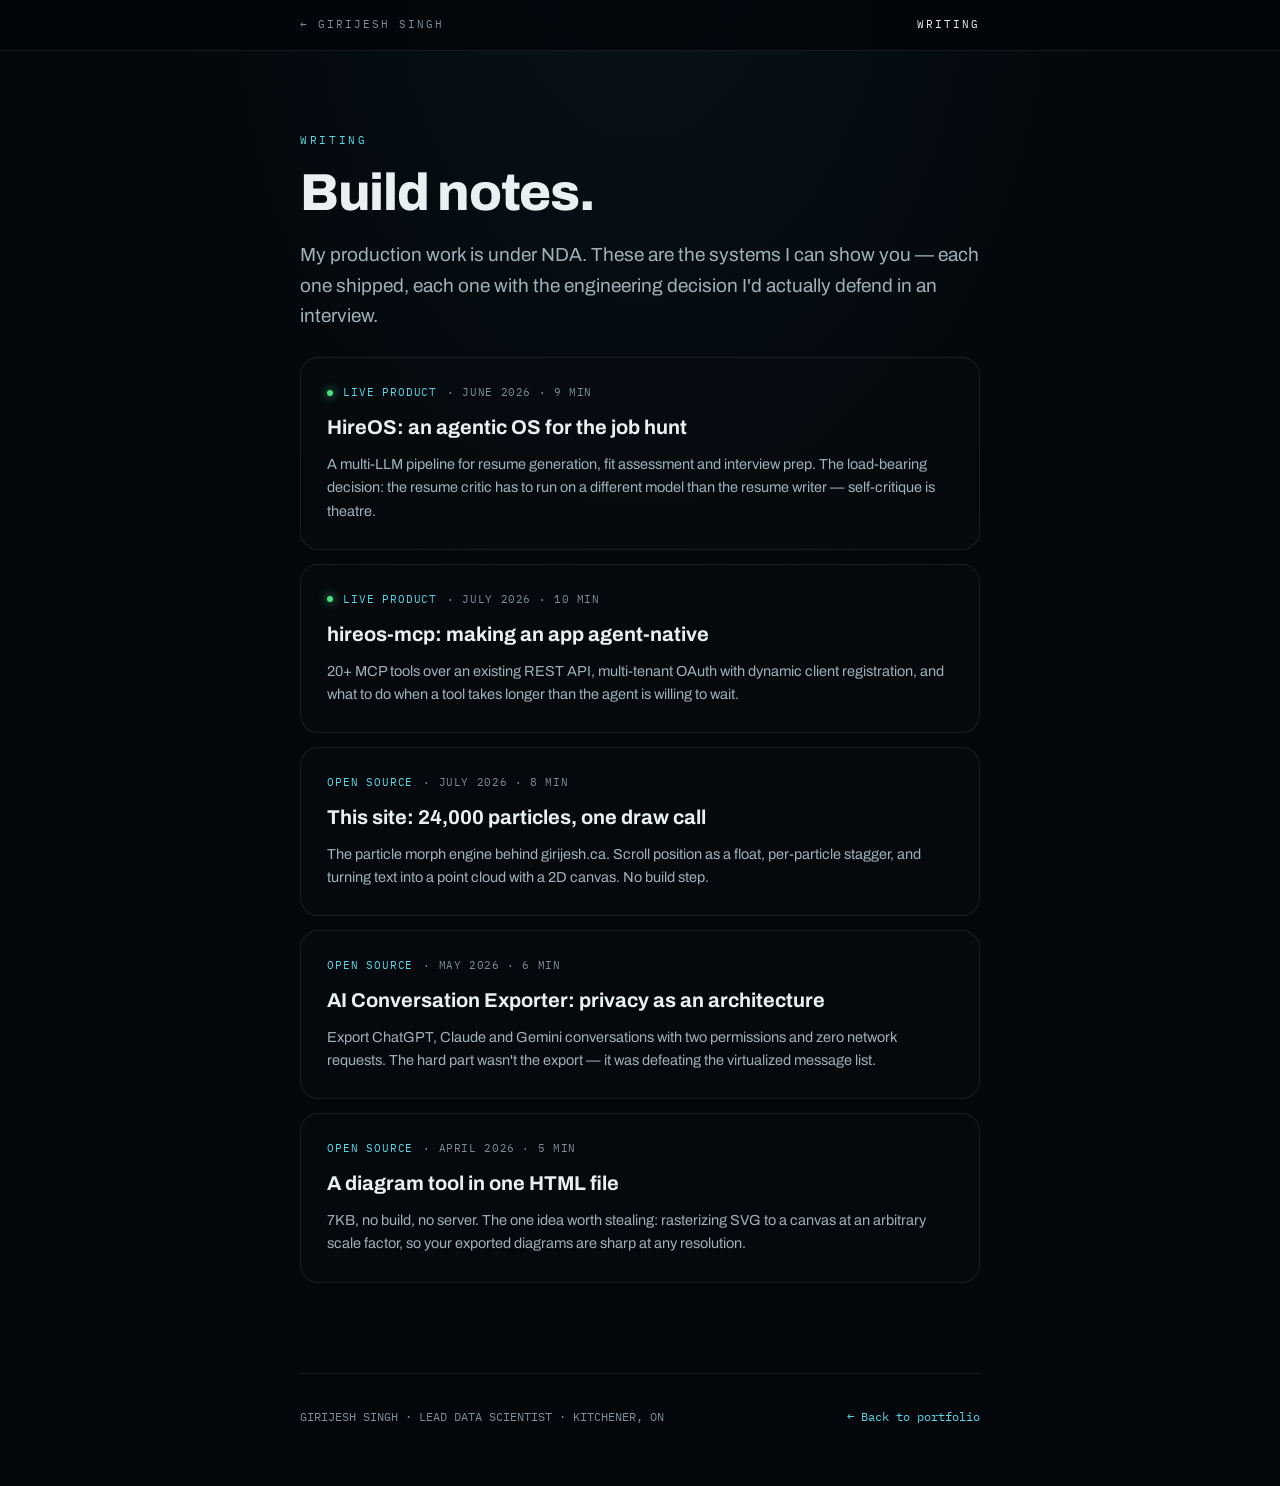
<file: blog/index.html>
<!DOCTYPE html>
<html lang="en">
<head>
<meta charset="utf-8">
<meta name="viewport" content="width=device-width, initial-scale=1">
<title>Writing — Girijesh Singh</title>
<meta name="description" content="Build notes on the systems I ship: agentic pipelines, MCP servers, browser-native tools, and the particle engine behind this site.">
<link rel="stylesheet" href="blog.css">
</head>
<body>

<nav class="topbar">
  <div class="wrap">
    <a href="../index.html" class="home">← GIRIJESH SINGH</a>
    <a href="index.html">WRITING</a>
  </div>
</nav>

<div class="wrap">
  <header class="post">
    <p class="kicker">WRITING</p>
    <h1>Build notes.</h1>
    <p class="dek">My production work is under NDA. These are the systems I can show you — each one shipped, each one with the engineering decision I'd actually defend in an interview.</p>
  </header>

  <div class="posts" style="margin-bottom: clamp(60px,10vh,110px);">

    <a class="card" href="hireos.html">
      <div class="row"><span class="live-dot"></span> LIVE PRODUCT <span class="date">· JUNE 2026 · 9 MIN</span></div>
      <h2>HireOS: an agentic OS for the job hunt</h2>
      <p>A multi-LLM pipeline for resume generation, fit assessment and interview prep. The load-bearing decision: the resume critic has to run on a different model than the resume writer — self-critique is theatre.</p>
    </a>

    <a class="card" href="hireos-mcp.html">
      <div class="row"><span class="live-dot"></span> LIVE PRODUCT <span class="date">· JULY 2026 · 10 MIN</span></div>
      <h2>hireos-mcp: making an app agent-native</h2>
      <p>20+ MCP tools over an existing REST API, multi-tenant OAuth with dynamic client registration, and what to do when a tool takes longer than the agent is willing to wait.</p>
    </a>

    <a class="card" href="portfolio.html">
      <div class="row">OPEN SOURCE <span class="date">· JULY 2026 · 8 MIN</span></div>
      <h2>This site: 24,000 particles, one draw call</h2>
      <p>The particle morph engine behind girijesh.ca. Scroll position as a float, per-particle stagger, and turning text into a point cloud with a 2D canvas. No build step.</p>
    </a>

    <a class="card" href="ai-conversation-exporter.html">
      <div class="row">OPEN SOURCE <span class="date">· MAY 2026 · 6 MIN</span></div>
      <h2>AI Conversation Exporter: privacy as an architecture</h2>
      <p>Export ChatGPT, Claude and Gemini conversations with two permissions and zero network requests. The hard part wasn't the export — it was defeating the virtualized message list.</p>
    </a>

    <a class="card" href="mermaid-flow-diagram.html">
      <div class="row">OPEN SOURCE <span class="date">· APRIL 2026 · 5 MIN</span></div>
      <h2>A diagram tool in one HTML file</h2>
      <p>7KB, no build, no server. The one idea worth stealing: rasterizing SVG to a canvas at an arbitrary scale factor, so your exported diagrams are sharp at any resolution.</p>
    </a>

  </div>

  <footer class="post-footer">
    <span>GIRIJESH SINGH · LEAD DATA SCIENTIST · KITCHENER, ON</span>
    <span><a href="../index.html">← Back to portfolio</a></span>
  </footer>
</div>

</body>
</html>
</file>
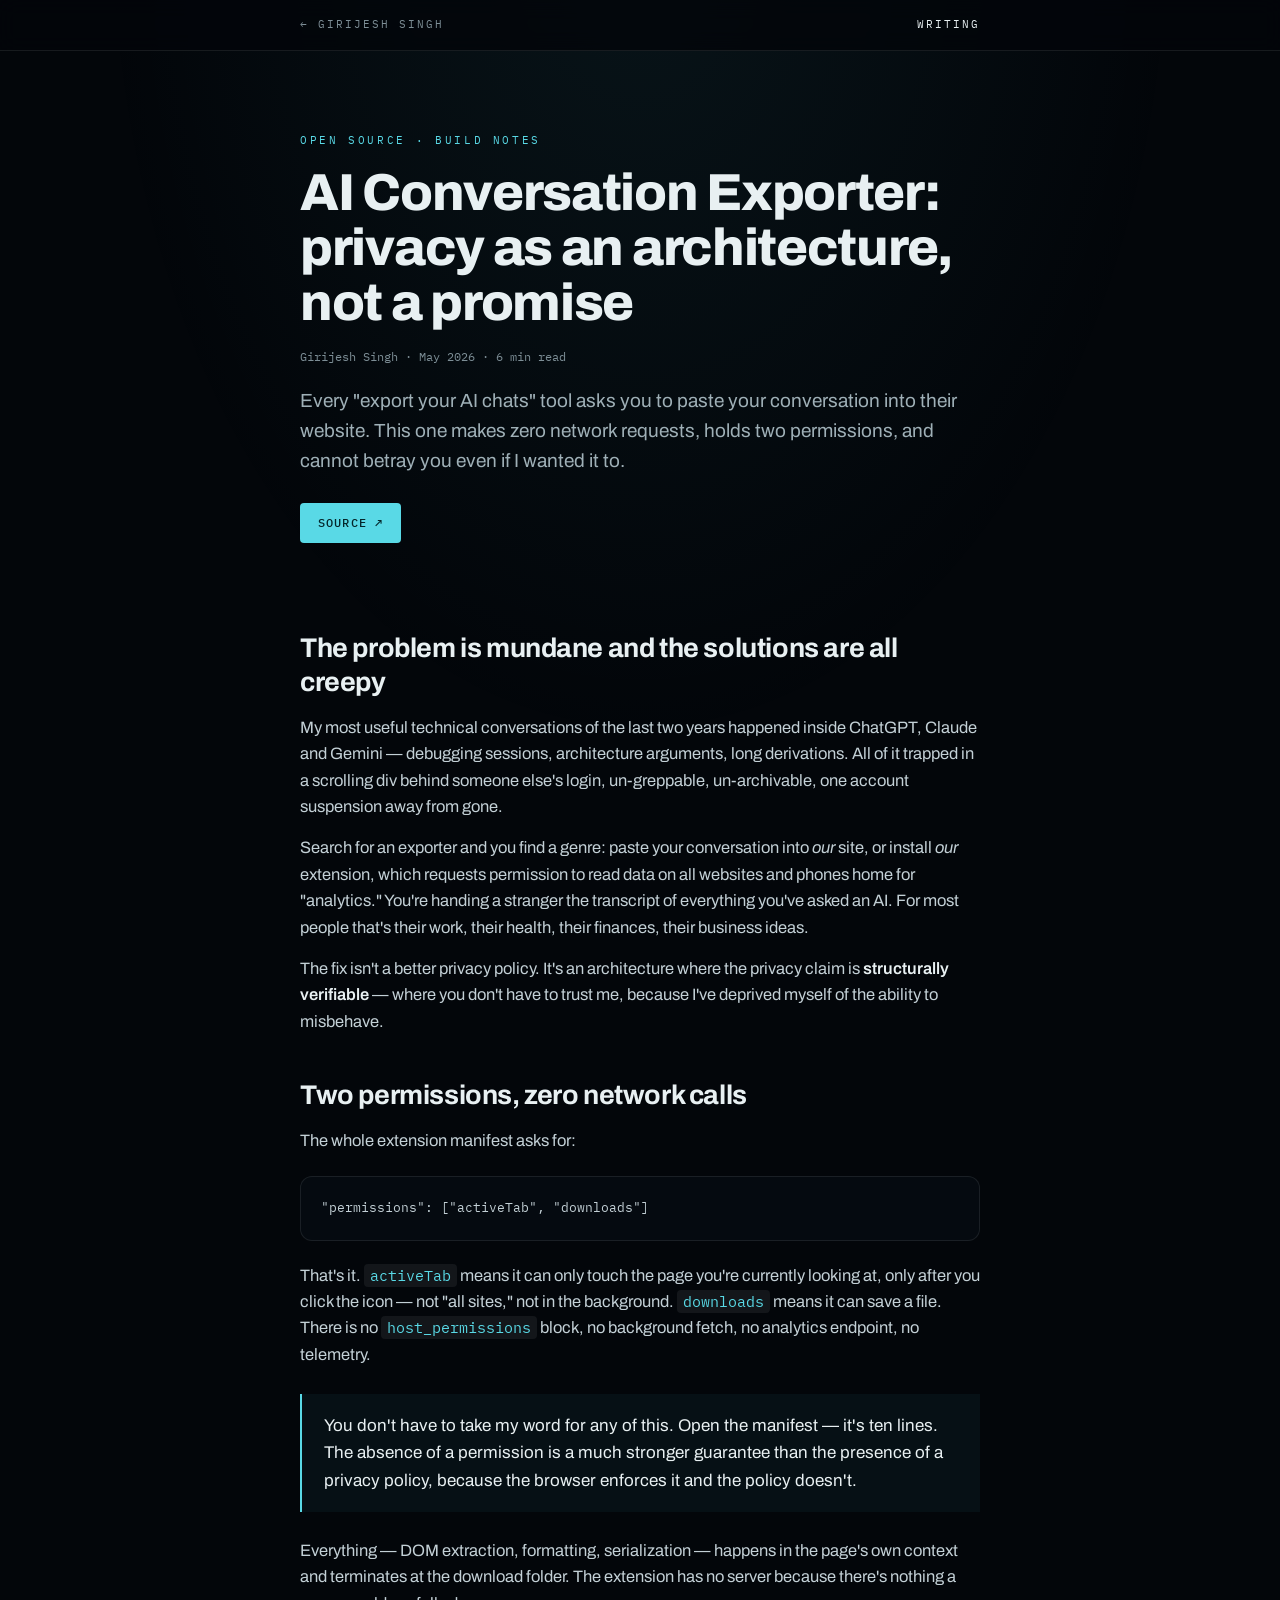
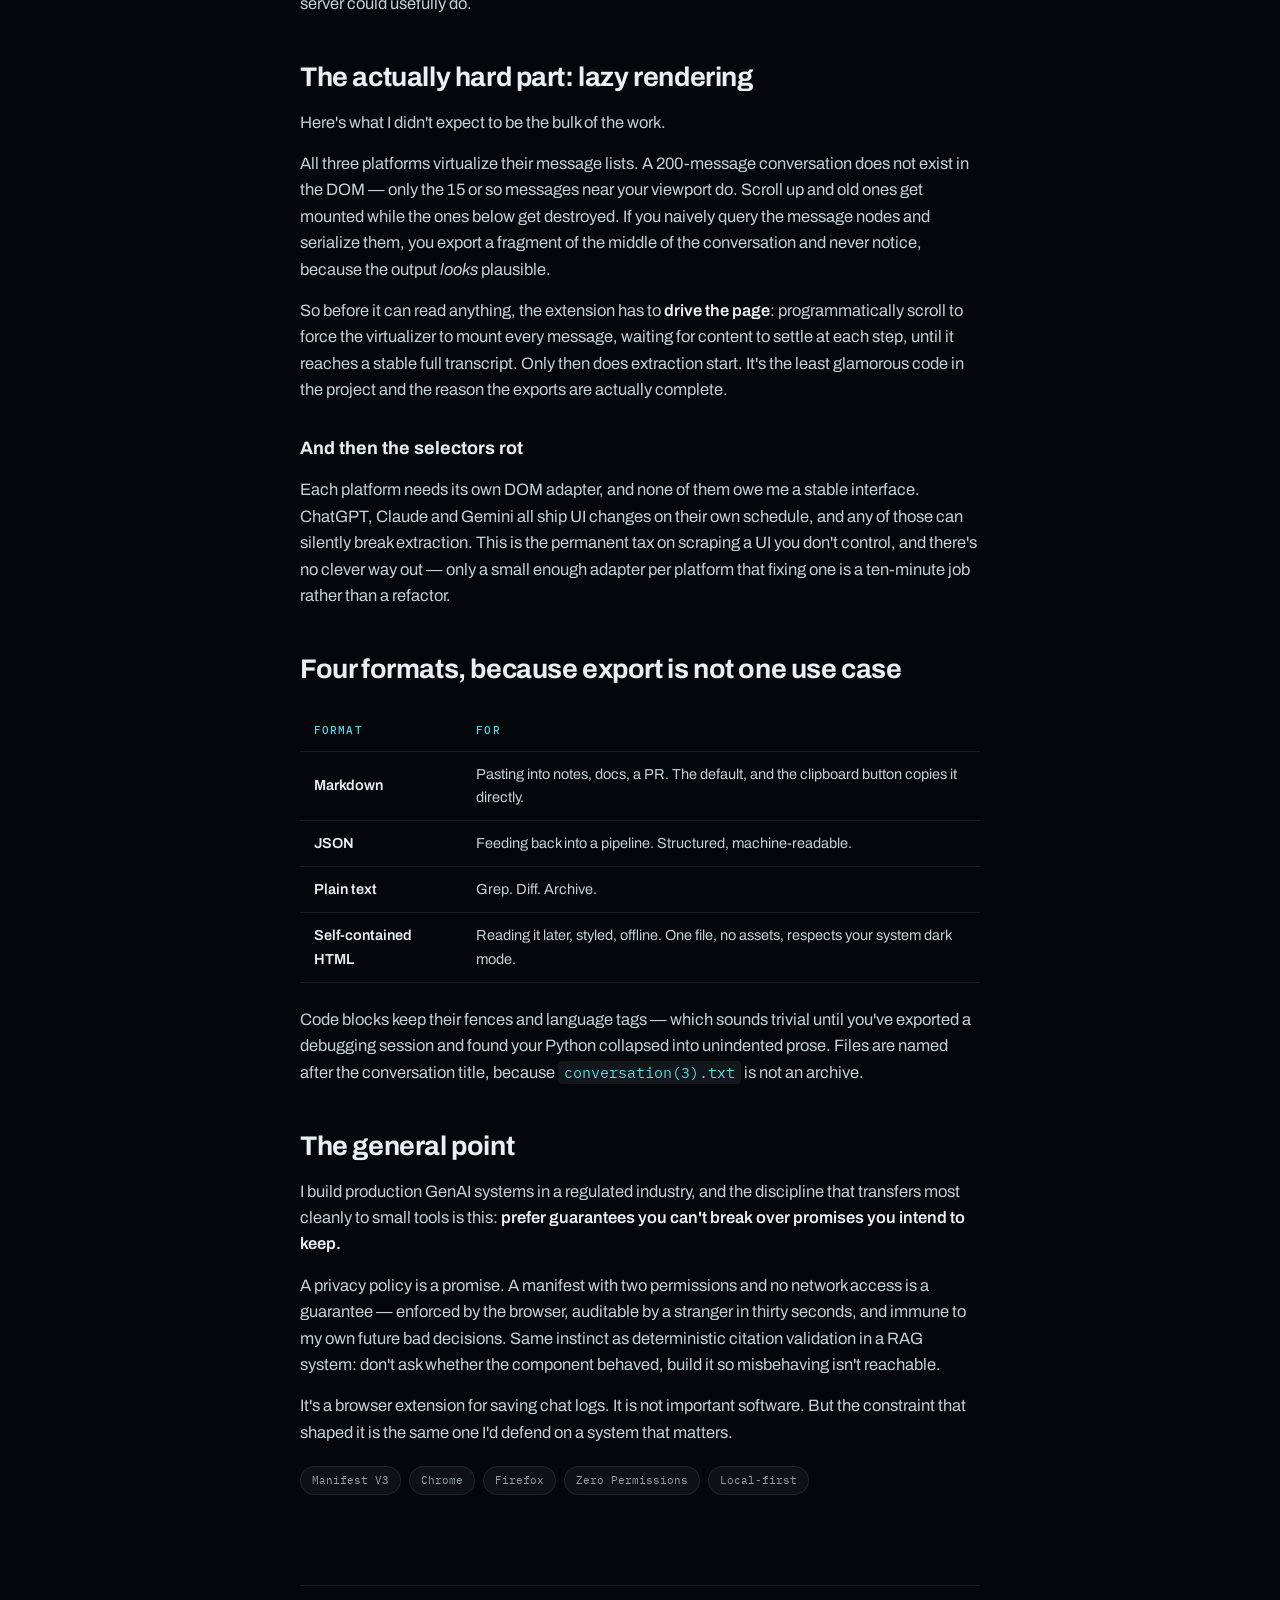
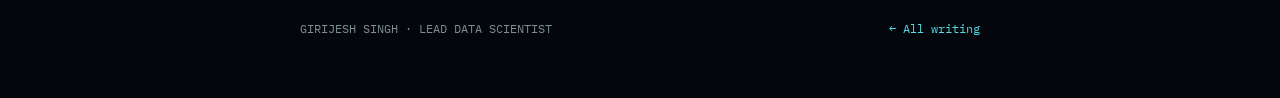
<file: blog/ai-conversation-exporter.html>
<!DOCTYPE html>
<html lang="en">
<head>
<meta charset="utf-8">
<meta name="viewport" content="width=device-width, initial-scale=1">
<title>AI Conversation Exporter — privacy as an architecture | Girijesh Singh</title>
<meta name="description" content="A browser extension that exports ChatGPT, Claude and Gemini conversations with two permissions and zero network requests. Why the hard part was the scrolling.">
<link rel="stylesheet" href="blog.css">
</head>
<body>

<nav class="topbar">
  <div class="wrap">
    <a href="../index.html" class="home">← GIRIJESH SINGH</a>
    <a href="index.html">WRITING</a>
  </div>
</nav>

<div class="wrap">
  <header class="post">
    <p class="kicker">OPEN SOURCE · BUILD NOTES</p>
    <h1>AI Conversation Exporter: privacy as an architecture, not a promise</h1>
    <p class="meta">Girijesh Singh · May 2026 · 6 min read</p>
    <p class="dek">Every "export your AI chats" tool asks you to paste your conversation into their website. This one makes zero network requests, holds two permissions, and cannot betray you even if I wanted it to.</p>
    <div class="links">
      <a class="btn primary" href="https://github.com/girijesh18/ai-conversation-exporter" target="_blank" rel="noopener">SOURCE ↗</a>
    </div>
  </header>

  <article>
    <h2>The problem is mundane and the solutions are all creepy</h2>
    <p>My most useful technical conversations of the last two years happened inside ChatGPT, Claude and Gemini — debugging sessions, architecture arguments, long derivations. All of it trapped in a scrolling div behind someone else's login, un-greppable, un-archivable, one account suspension away from gone.</p>
    <p>Search for an exporter and you find a genre: paste your conversation into <em>our</em> site, or install <em>our</em> extension, which requests permission to read data on all websites and phones home for "analytics." You're handing a stranger the transcript of everything you've asked an AI. For most people that's their work, their health, their finances, their business ideas.</p>
    <p>The fix isn't a better privacy policy. It's an architecture where the privacy claim is <strong>structurally verifiable</strong> — where you don't have to trust me, because I've deprived myself of the ability to misbehave.</p>

    <h2>Two permissions, zero network calls</h2>
    <p>The whole extension manifest asks for:</p>
    <pre><code>"permissions": ["activeTab", "downloads"]</code></pre>
    <p>That's it. <code>activeTab</code> means it can only touch the page you're currently looking at, only after you click the icon — not "all sites," not in the background. <code>downloads</code> means it can save a file. There is no <code>host_permissions</code> block, no background fetch, no analytics endpoint, no telemetry.</p>
    <blockquote>You don't have to take my word for any of this. Open the manifest — it's ten lines. The absence of a permission is a much stronger guarantee than the presence of a privacy policy, because the browser enforces it and the policy doesn't.</blockquote>
    <p>Everything — DOM extraction, formatting, serialization — happens in the page's own context and terminates at the download folder. The extension has no server because there's nothing a server could usefully do.</p>

    <h2>The actually hard part: lazy rendering</h2>
    <p>Here's what I didn't expect to be the bulk of the work.</p>
    <p>All three platforms virtualize their message lists. A 200-message conversation does not exist in the DOM — only the 15 or so messages near your viewport do. Scroll up and old ones get mounted while the ones below get destroyed. If you naively query the message nodes and serialize them, you export a fragment of the middle of the conversation and never notice, because the output <em>looks</em> plausible.</p>
    <p>So before it can read anything, the extension has to <strong>drive the page</strong>: programmatically scroll to force the virtualizer to mount every message, waiting for content to settle at each step, until it reaches a stable full transcript. Only then does extraction start. It's the least glamorous code in the project and the reason the exports are actually complete.</p>

    <h3>And then the selectors rot</h3>
    <p>Each platform needs its own DOM adapter, and none of them owe me a stable interface. ChatGPT, Claude and Gemini all ship UI changes on their own schedule, and any of those can silently break extraction. This is the permanent tax on scraping a UI you don't control, and there's no clever way out — only a small enough adapter per platform that fixing one is a ten-minute job rather than a refactor.</p>

    <h2>Four formats, because export is not one use case</h2>
    <table>
      <thead><tr><th>Format</th><th>For</th></tr></thead>
      <tbody>
        <tr><td><strong>Markdown</strong></td><td>Pasting into notes, docs, a PR. The default, and the clipboard button copies it directly.</td></tr>
        <tr><td><strong>JSON</strong></td><td>Feeding back into a pipeline. Structured, machine-readable.</td></tr>
        <tr><td><strong>Plain text</strong></td><td>Grep. Diff. Archive.</td></tr>
        <tr><td><strong>Self-contained HTML</strong></td><td>Reading it later, styled, offline. One file, no assets, respects your system dark mode.</td></tr>
      </tbody>
    </table>
    <p>Code blocks keep their fences and language tags — which sounds trivial until you've exported a debugging session and found your Python collapsed into unindented prose. Files are named after the conversation title, because <code>conversation(3).txt</code> is not an archive.</p>

    <h2>The general point</h2>
    <p>I build production GenAI systems in a regulated industry, and the discipline that transfers most cleanly to small tools is this: <strong>prefer guarantees you can't break over promises you intend to keep.</strong></p>
    <p>A privacy policy is a promise. A manifest with two permissions and no network access is a guarantee — enforced by the browser, auditable by a stranger in thirty seconds, and immune to my own future bad decisions. Same instinct as deterministic citation validation in a RAG system: don't ask whether the component behaved, build it so misbehaving isn't reachable.</p>
    <p>It's a browser extension for saving chat logs. It is not important software. But the constraint that shaped it is the same one I'd defend on a system that matters.</p>

    <div class="tags">
      <span>Manifest V3</span><span>Chrome</span><span>Firefox</span><span>Zero Permissions</span><span>Local-first</span>
    </div>
  </article>

  <footer class="post-footer">
    <span>GIRIJESH SINGH · LEAD DATA SCIENTIST</span>
    <span><a href="index.html">← All writing</a></span>
  </footer>
</div>

</body>
</html>
</file>
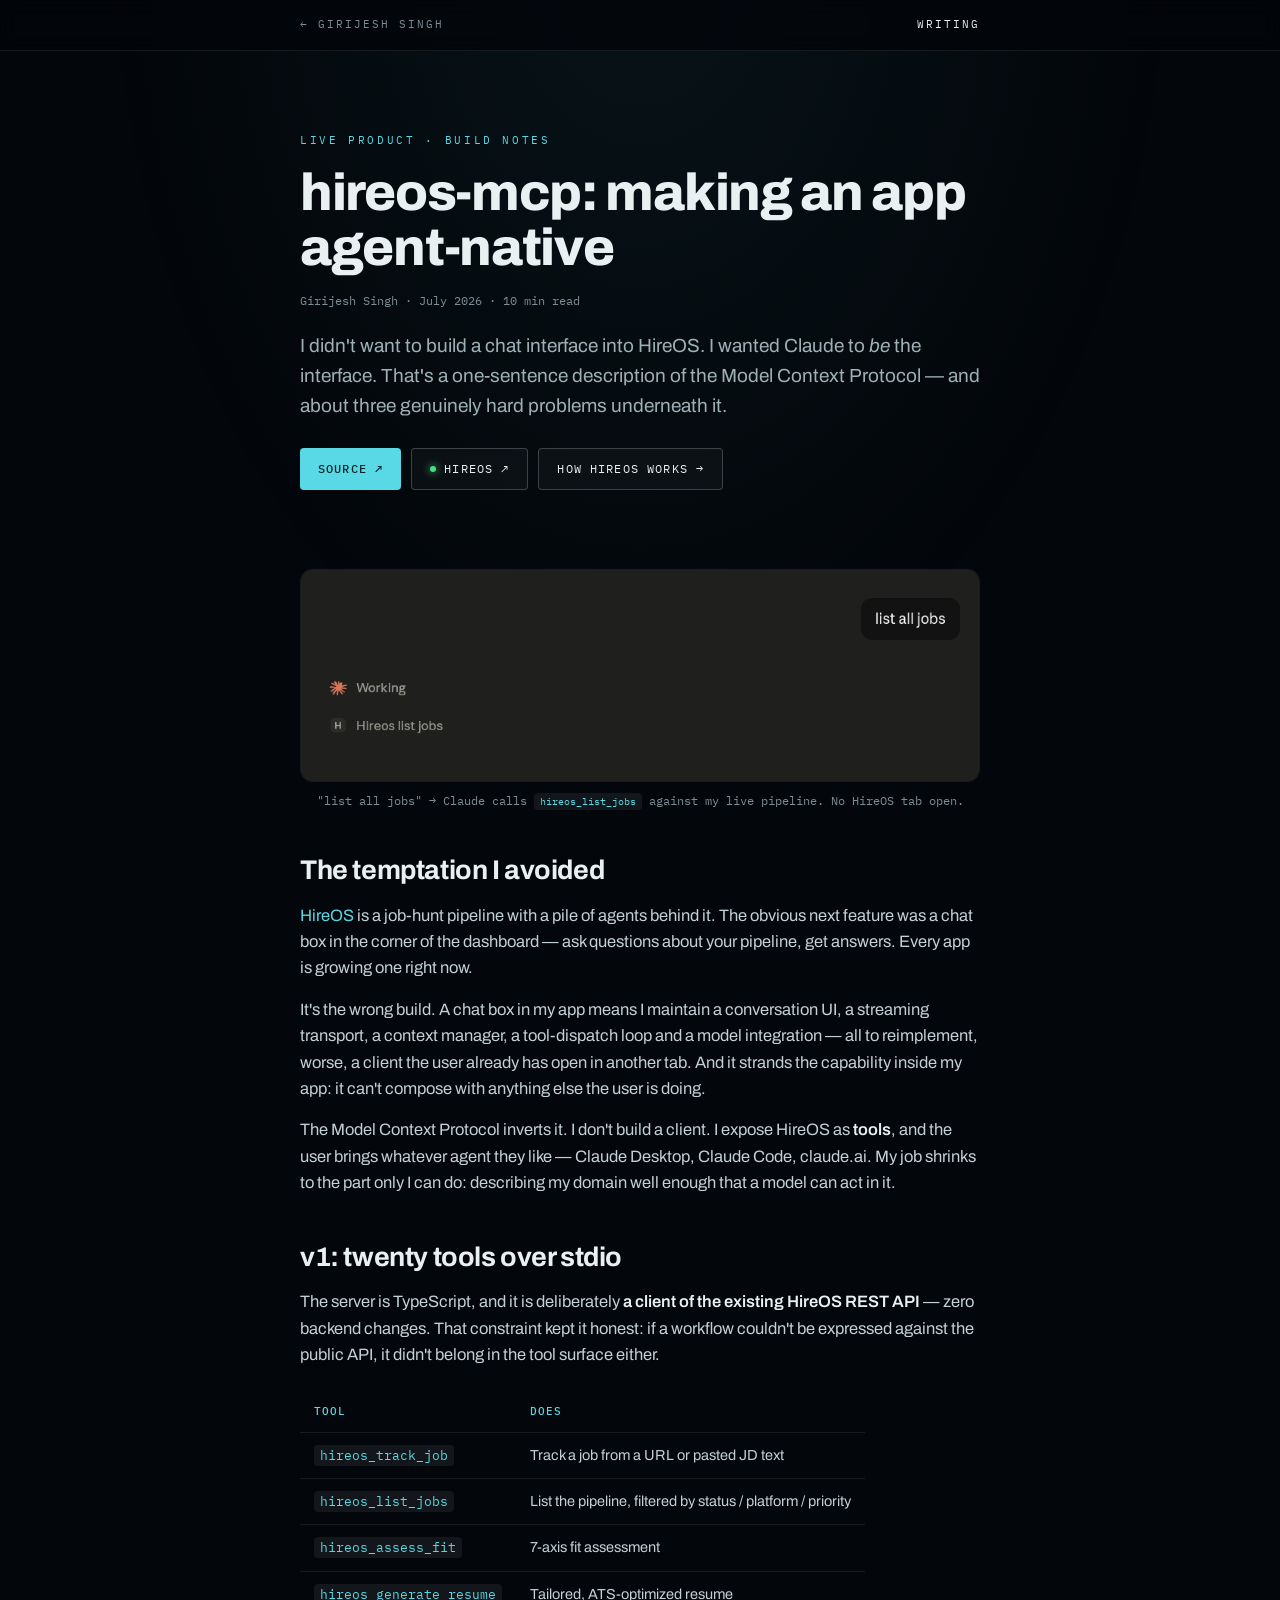
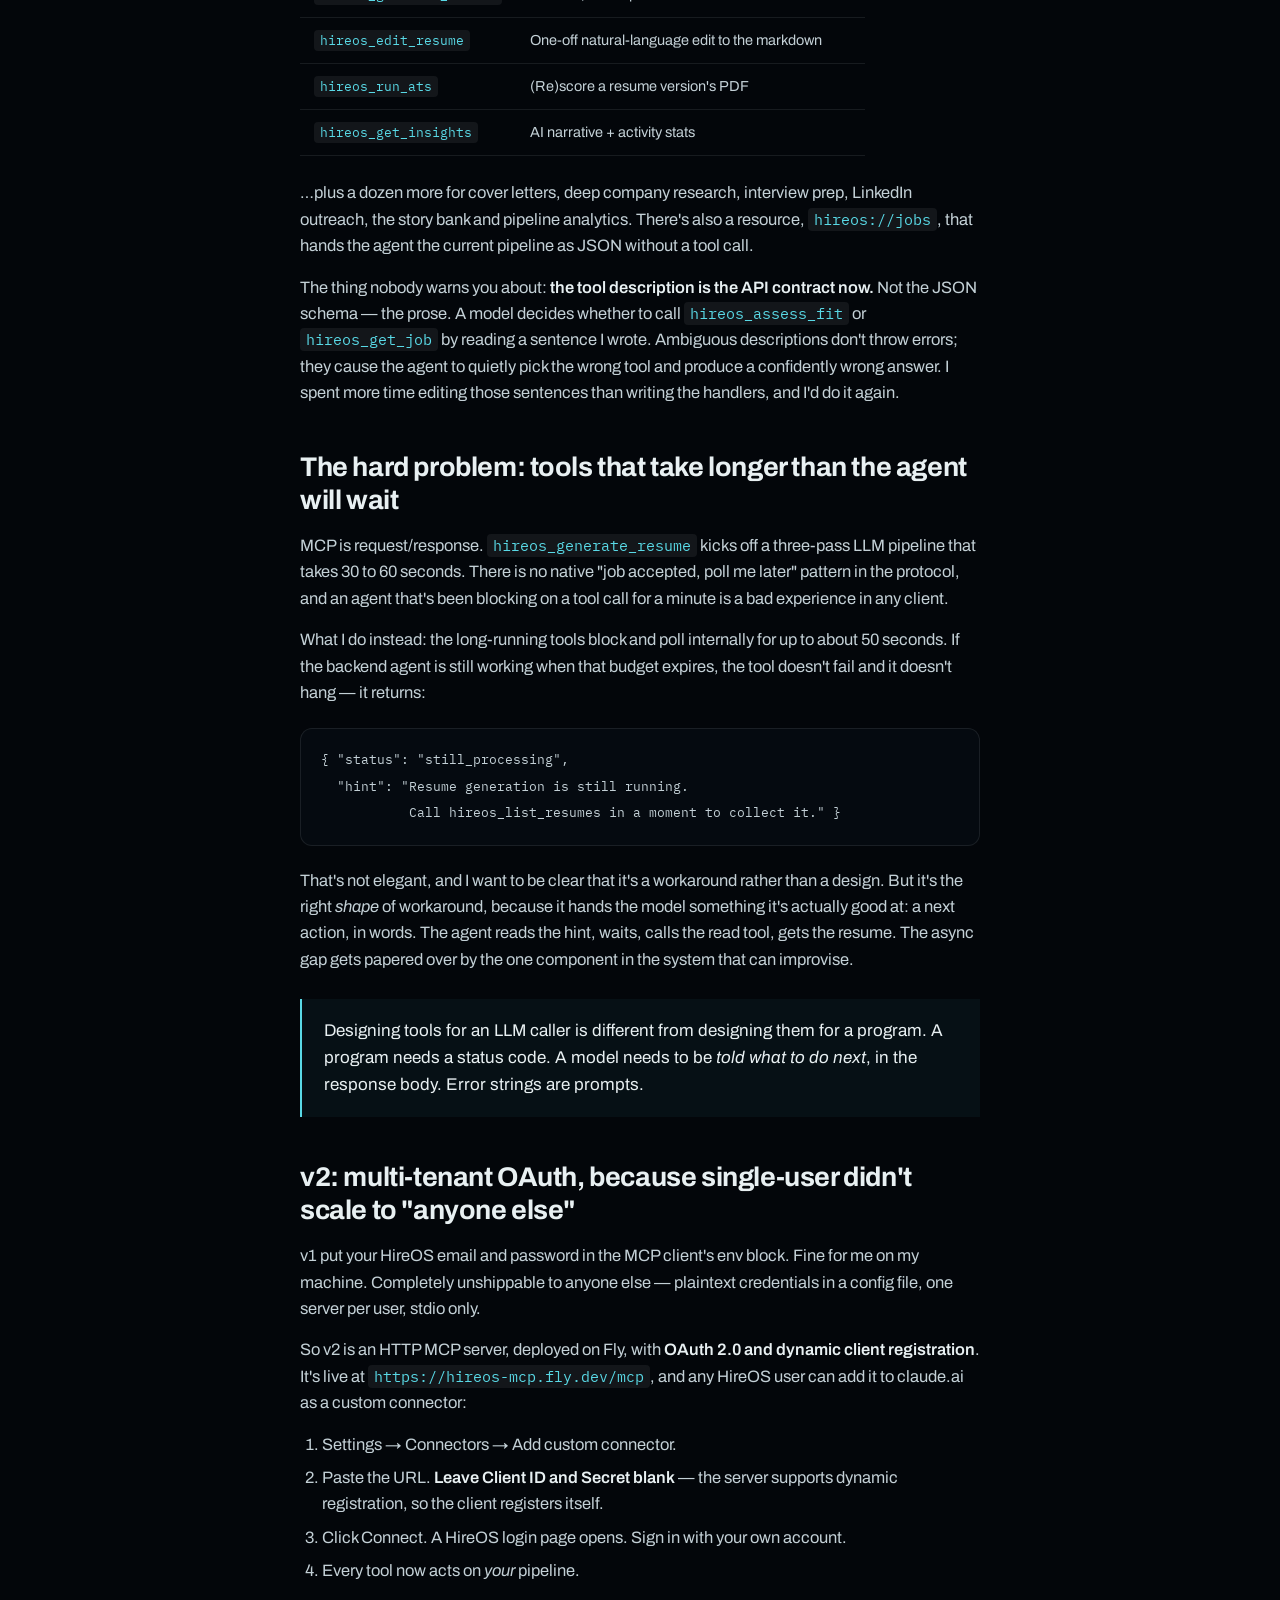
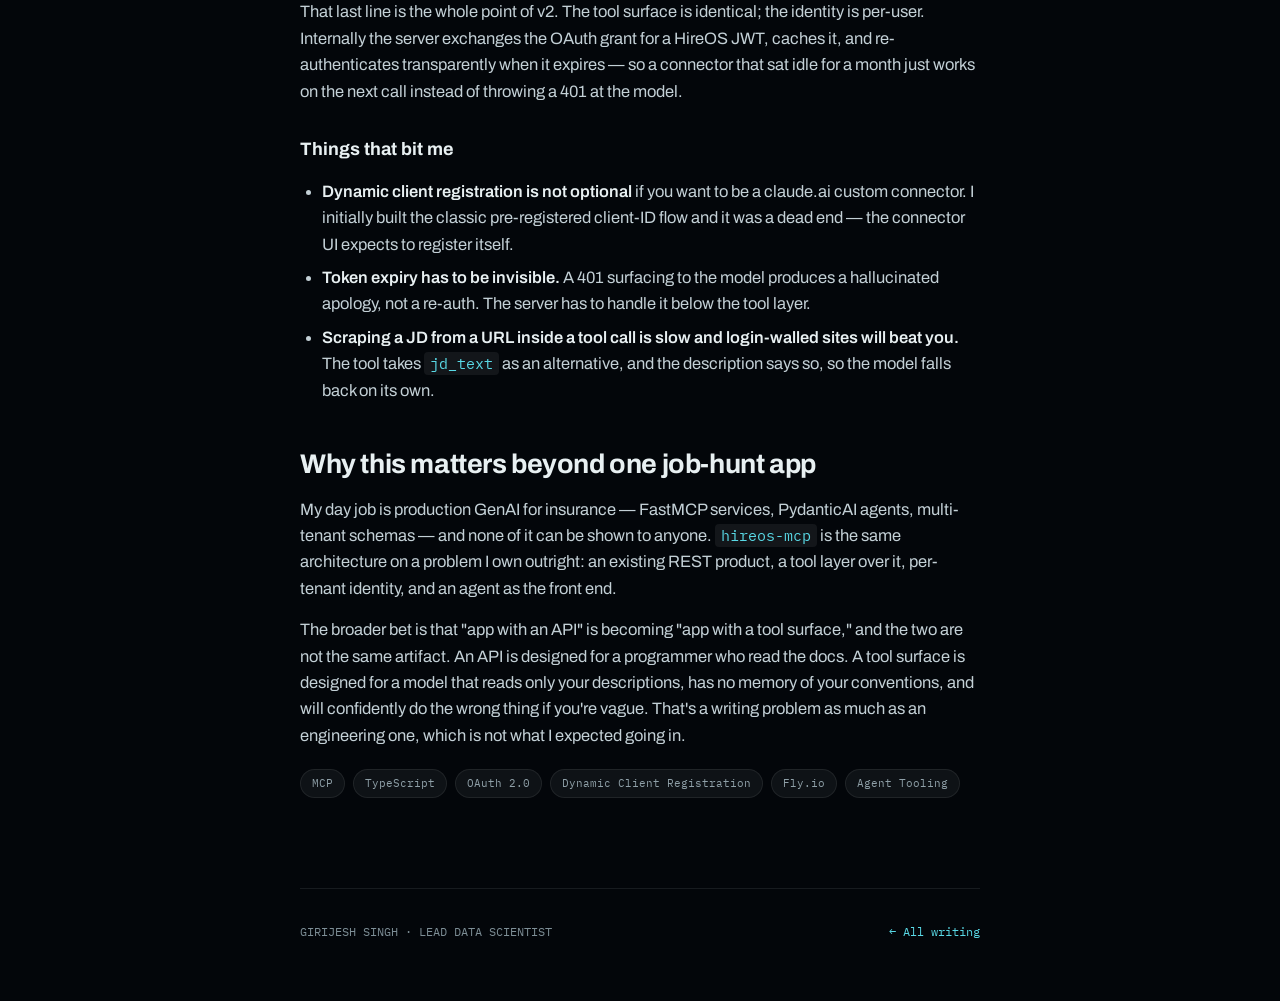
<file: blog/hireos-mcp.html>
<!DOCTYPE html>
<html lang="en">
<head>
<meta charset="utf-8">
<meta name="viewport" content="width=device-width, initial-scale=1">
<title>hireos-mcp — shipping an OAuth MCP server | Girijesh Singh</title>
<meta name="description" content="Turning a REST app into an agent-native one with the Model Context Protocol: 20+ tools, multi-tenant OAuth with dynamic client registration, and what to do when a tool takes longer than the agent will wait.">
<link rel="stylesheet" href="blog.css">
</head>
<body>

<nav class="topbar">
  <div class="wrap">
    <a href="../index.html" class="home">← GIRIJESH SINGH</a>
    <a href="index.html">WRITING</a>
  </div>
</nav>

<div class="wrap">
  <header class="post">
    <p class="kicker">LIVE PRODUCT · BUILD NOTES</p>
    <h1>hireos-mcp: making an app agent-native</h1>
    <p class="meta">Girijesh Singh · July 2026 · 10 min read</p>
    <p class="dek">I didn't want to build a chat interface into HireOS. I wanted Claude to <em>be</em> the interface. That's a one-sentence description of the Model Context Protocol — and about three genuinely hard problems underneath it.</p>
    <div class="links">
      <a class="btn primary" href="https://github.com/girijesh18/hireos-mcp" target="_blank" rel="noopener">SOURCE ↗</a>
      <a class="btn ghost" href="https://hireos.girijesh.ca/" target="_blank" rel="noopener"><span class="live-dot"></span> HIREOS ↗</a>
      <a class="btn ghost" href="hireos.html">HOW HIREOS WORKS →</a>
    </div>
  </header>

  <article>
    <figure>
      <img class="shot" src="../uploads/hireos-mcp.png" alt="Claude invoking the Hireos list jobs tool">
      <figcaption>"list all jobs" → Claude calls <code>hireos_list_jobs</code> against my live pipeline. No HireOS tab open.</figcaption>
    </figure>

    <h2>The temptation I avoided</h2>
    <p><a href="hireos.html">HireOS</a> is a job-hunt pipeline with a pile of agents behind it. The obvious next feature was a chat box in the corner of the dashboard — ask questions about your pipeline, get answers. Every app is growing one right now.</p>
    <p>It's the wrong build. A chat box in my app means I maintain a conversation UI, a streaming transport, a context manager, a tool-dispatch loop and a model integration — all to reimplement, worse, a client the user already has open in another tab. And it strands the capability inside my app: it can't compose with anything else the user is doing.</p>
    <p>The Model Context Protocol inverts it. I don't build a client. I expose HireOS as <strong>tools</strong>, and the user brings whatever agent they like — Claude Desktop, Claude Code, claude.ai. My job shrinks to the part only I can do: describing my domain well enough that a model can act in it.</p>

    <h2>v1: twenty tools over stdio</h2>
    <p>The server is TypeScript, and it is deliberately <strong>a client of the existing HireOS REST API</strong> — zero backend changes. That constraint kept it honest: if a workflow couldn't be expressed against the public API, it didn't belong in the tool surface either.</p>
    <table>
      <thead><tr><th>Tool</th><th>Does</th></tr></thead>
      <tbody>
        <tr><td><code>hireos_track_job</code></td><td>Track a job from a URL or pasted JD text</td></tr>
        <tr><td><code>hireos_list_jobs</code></td><td>List the pipeline, filtered by status / platform / priority</td></tr>
        <tr><td><code>hireos_assess_fit</code></td><td>7-axis fit assessment</td></tr>
        <tr><td><code>hireos_generate_resume</code></td><td>Tailored, ATS-optimized resume</td></tr>
        <tr><td><code>hireos_edit_resume</code></td><td>One-off natural-language edit to the markdown</td></tr>
        <tr><td><code>hireos_run_ats</code></td><td>(Re)score a resume version's PDF</td></tr>
        <tr><td><code>hireos_get_insights</code></td><td>AI narrative + activity stats</td></tr>
      </tbody>
    </table>
    <p>…plus a dozen more for cover letters, deep company research, interview prep, LinkedIn outreach, the story bank and pipeline analytics. There's also a resource, <code>hireos://jobs</code>, that hands the agent the current pipeline as JSON without a tool call.</p>
    <p>The thing nobody warns you about: <strong>the tool description is the API contract now.</strong> Not the JSON schema — the prose. A model decides whether to call <code>hireos_assess_fit</code> or <code>hireos_get_job</code> by reading a sentence I wrote. Ambiguous descriptions don't throw errors; they cause the agent to quietly pick the wrong tool and produce a confidently wrong answer. I spent more time editing those sentences than writing the handlers, and I'd do it again.</p>

    <h2>The hard problem: tools that take longer than the agent will wait</h2>
    <p>MCP is request/response. <code>hireos_generate_resume</code> kicks off a three-pass LLM pipeline that takes 30 to 60 seconds. There is no native "job accepted, poll me later" pattern in the protocol, and an agent that's been blocking on a tool call for a minute is a bad experience in any client.</p>
    <p>What I do instead: the long-running tools block and poll internally for up to about 50 seconds. If the backend agent is still working when that budget expires, the tool doesn't fail and it doesn't hang — it returns:</p>
    <pre><code>{ "status": "still_processing",
  "hint": "Resume generation is still running.
           Call hireos_list_resumes in a moment to collect it." }</code></pre>
    <p>That's not elegant, and I want to be clear that it's a workaround rather than a design. But it's the right <em>shape</em> of workaround, because it hands the model something it's actually good at: a next action, in words. The agent reads the hint, waits, calls the read tool, gets the resume. The async gap gets papered over by the one component in the system that can improvise.</p>
    <blockquote>Designing tools for an LLM caller is different from designing them for a program. A program needs a status code. A model needs to be <em>told what to do next</em>, in the response body. Error strings are prompts.</blockquote>

    <h2>v2: multi-tenant OAuth, because single-user didn't scale to "anyone else"</h2>
    <p>v1 put your HireOS email and password in the MCP client's env block. Fine for me on my machine. Completely unshippable to anyone else — plaintext credentials in a config file, one server per user, stdio only.</p>
    <p>So v2 is an HTTP MCP server, deployed on Fly, with <strong>OAuth 2.0 and dynamic client registration</strong>. It's live at <code>https://hireos-mcp.fly.dev/mcp</code>, and any HireOS user can add it to claude.ai as a custom connector:</p>
    <ol>
      <li>Settings → Connectors → Add custom connector.</li>
      <li>Paste the URL. <strong>Leave Client ID and Secret blank</strong> — the server supports dynamic registration, so the client registers itself.</li>
      <li>Click Connect. A HireOS login page opens. Sign in with your own account.</li>
      <li>Every tool now acts on <em>your</em> pipeline.</li>
    </ol>
    <p>That last line is the whole point of v2. The tool surface is identical; the identity is per-user. Internally the server exchanges the OAuth grant for a HireOS JWT, caches it, and re-authenticates transparently when it expires — so a connector that sat idle for a month just works on the next call instead of throwing a 401 at the model.</p>

    <h3>Things that bit me</h3>
    <ul>
      <li><strong>Dynamic client registration is not optional</strong> if you want to be a claude.ai custom connector. I initially built the classic pre-registered client-ID flow and it was a dead end — the connector UI expects to register itself.</li>
      <li><strong>Token expiry has to be invisible.</strong> A 401 surfacing to the model produces a hallucinated apology, not a re-auth. The server has to handle it below the tool layer.</li>
      <li><strong>Scraping a JD from a URL inside a tool call is slow and login-walled sites will beat you.</strong> The tool takes <code>jd_text</code> as an alternative, and the description says so, so the model falls back on its own.</li>
    </ul>

    <h2>Why this matters beyond one job-hunt app</h2>
    <p>My day job is production GenAI for insurance — FastMCP services, PydanticAI agents, multi-tenant schemas — and none of it can be shown to anyone. <code>hireos-mcp</code> is the same architecture on a problem I own outright: an existing REST product, a tool layer over it, per-tenant identity, and an agent as the front end.</p>
    <p>The broader bet is that "app with an API" is becoming "app with a tool surface," and the two are not the same artifact. An API is designed for a programmer who read the docs. A tool surface is designed for a model that reads only your descriptions, has no memory of your conventions, and will confidently do the wrong thing if you're vague. That's a writing problem as much as an engineering one, which is not what I expected going in.</p>

    <div class="tags">
      <span>MCP</span><span>TypeScript</span><span>OAuth 2.0</span><span>Dynamic Client Registration</span><span>Fly.io</span><span>Agent Tooling</span>
    </div>
  </article>

  <footer class="post-footer">
    <span>GIRIJESH SINGH · LEAD DATA SCIENTIST</span>
    <span><a href="index.html">← All writing</a></span>
  </footer>
</div>

</body>
</html>
</file>
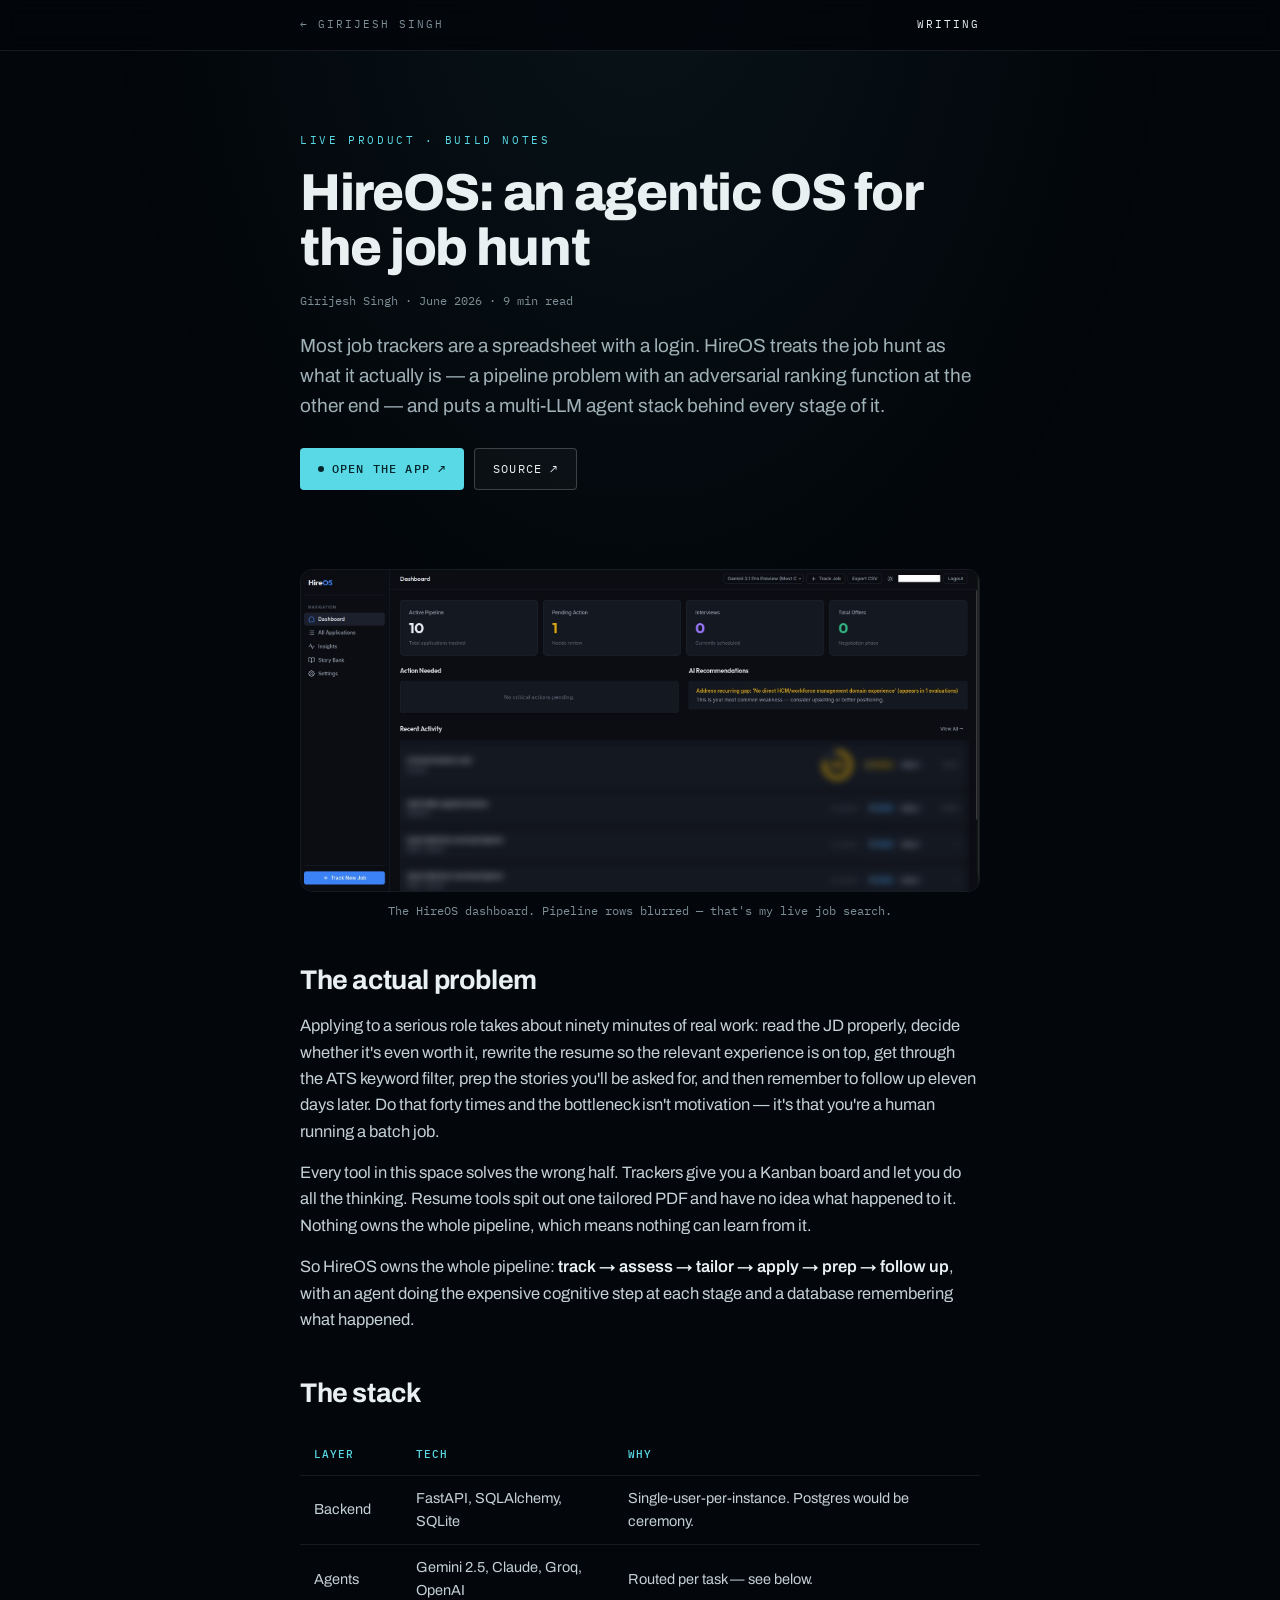
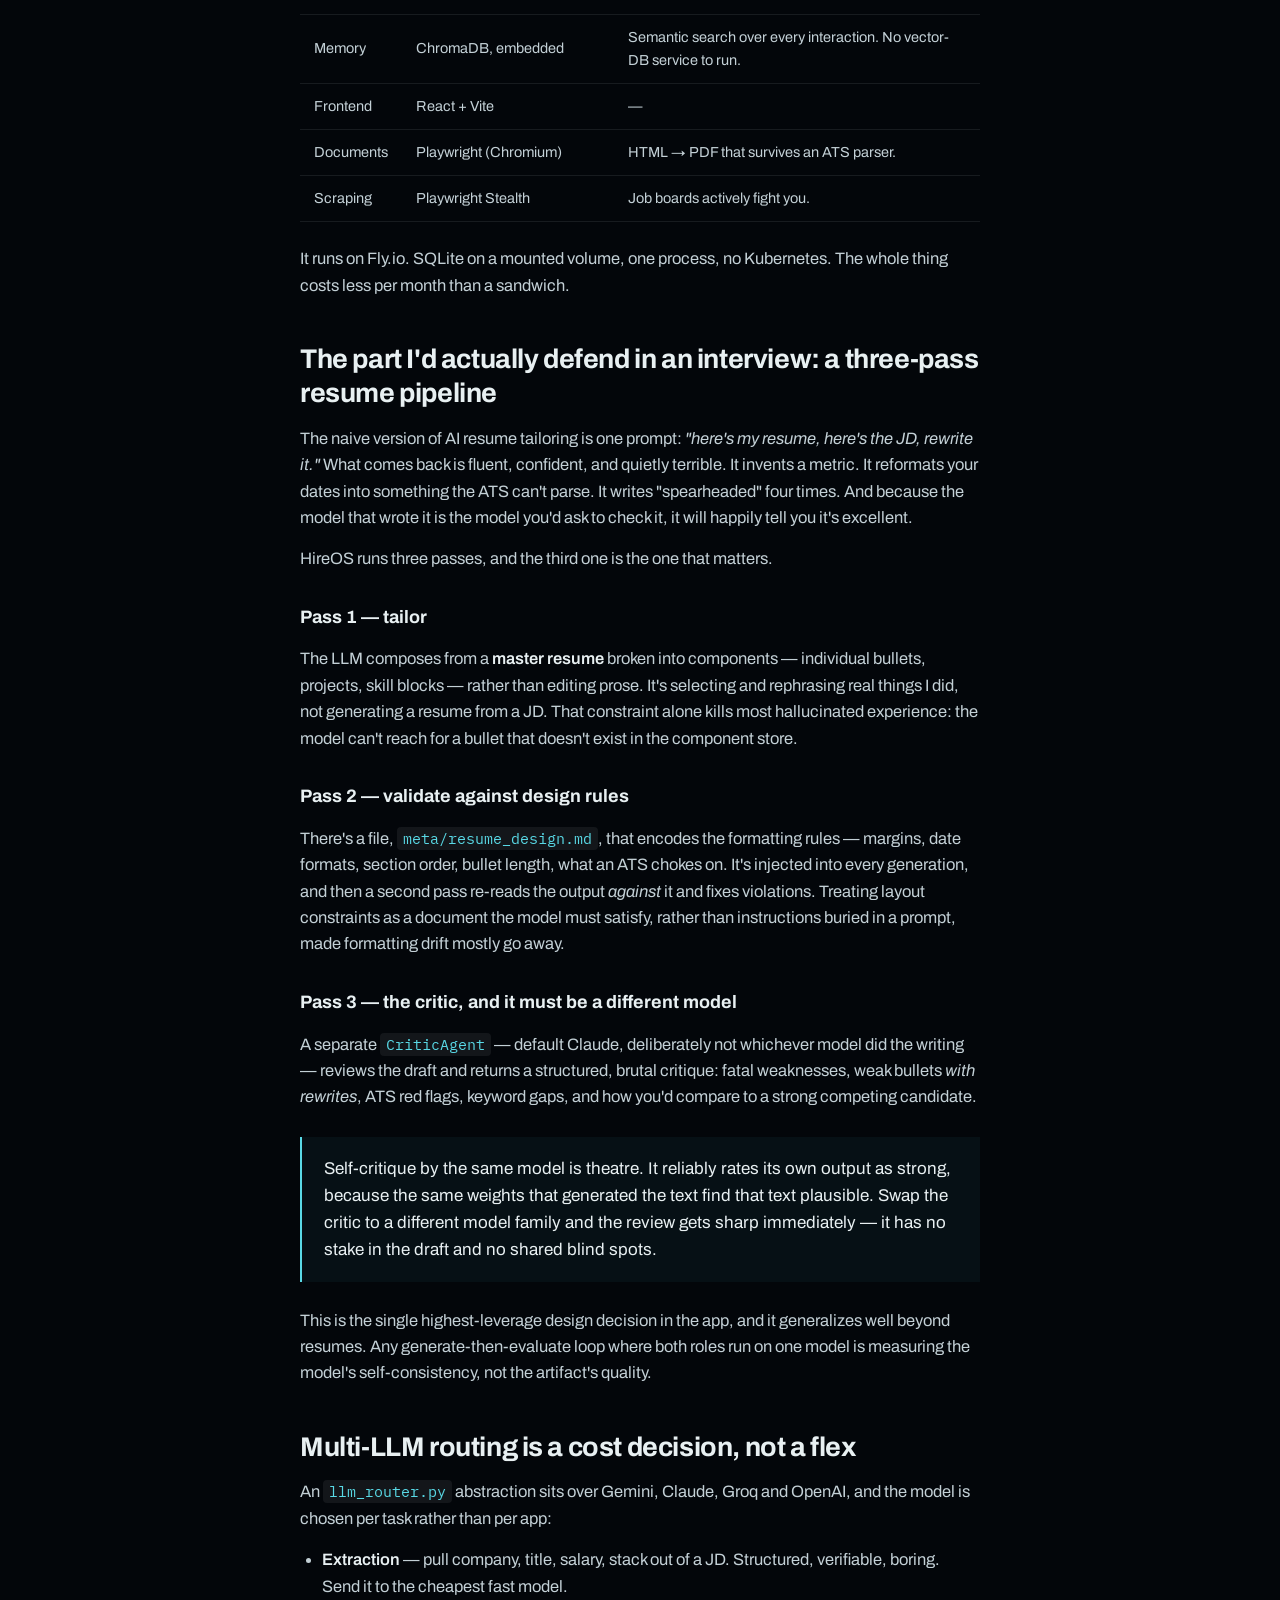
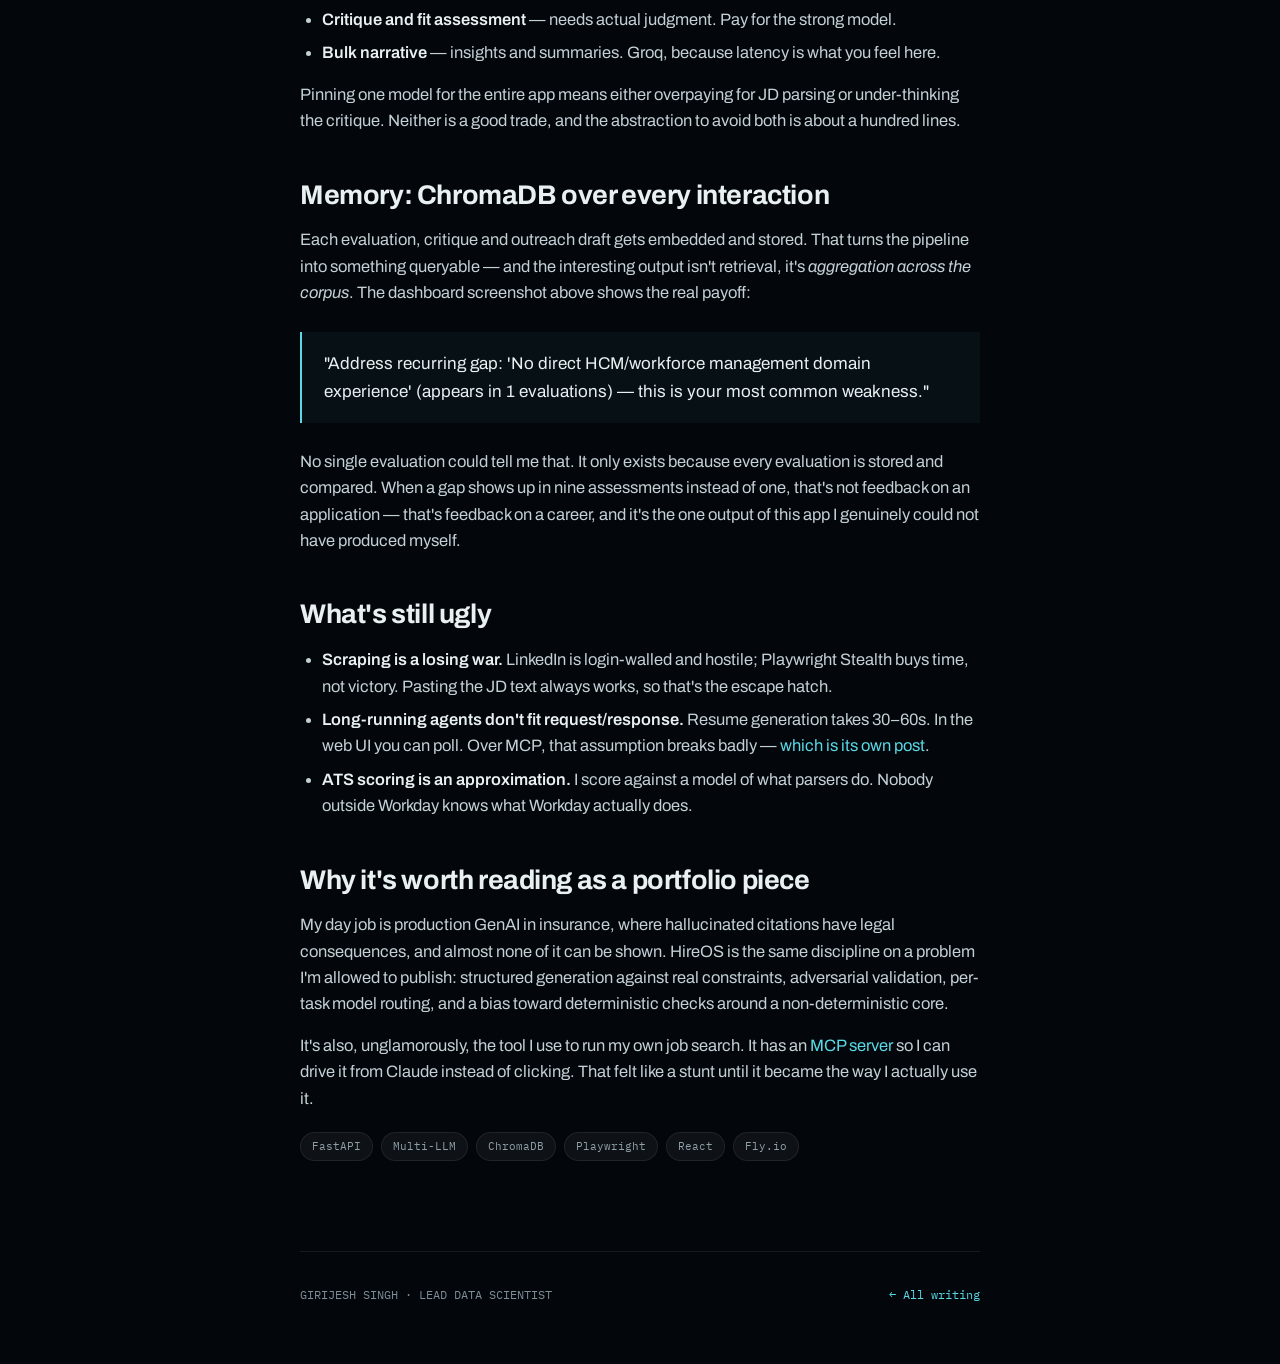
<file: blog/hireos.html>
<!DOCTYPE html>
<html lang="en">
<head>
<meta charset="utf-8">
<meta name="viewport" content="width=device-width, initial-scale=1">
<title>HireOS — building an agentic job-application OS | Girijesh Singh</title>
<meta name="description" content="A multi-LLM pipeline for resume generation, fit assessment and interview prep. Why the resume critic has to be a different model than the resume writer.">
<link rel="stylesheet" href="blog.css">
</head>
<body>

<nav class="topbar">
  <div class="wrap">
    <a href="../index.html" class="home">← GIRIJESH SINGH</a>
    <a href="index.html">WRITING</a>
  </div>
</nav>

<div class="wrap">
  <header class="post">
    <p class="kicker">LIVE PRODUCT · BUILD NOTES</p>
    <h1>HireOS: an agentic OS for the job hunt</h1>
    <p class="meta">Girijesh Singh · June 2026 · 9 min read</p>
    <p class="dek">Most job trackers are a spreadsheet with a login. HireOS treats the job hunt as what it actually is — a pipeline problem with an adversarial ranking function at the other end — and puts a multi-LLM agent stack behind every stage of it.</p>
    <div class="links">
      <a class="btn primary" href="https://hireos.girijesh.ca/" target="_blank" rel="noopener"><span class="live-dot"></span> OPEN THE APP ↗</a>
      <a class="btn ghost" href="https://github.com/girijesh18/HireOS" target="_blank" rel="noopener">SOURCE ↗</a>
    </div>
  </header>

  <article>
    <figure>
      <img class="shot" src="../uploads/hireos-dashboard.jpg" alt="HireOS dashboard showing pipeline stats, action items and AI recommendations">
      <figcaption>The HireOS dashboard. Pipeline rows blurred — that's my live job search.</figcaption>
    </figure>

    <h2>The actual problem</h2>
    <p>Applying to a serious role takes about ninety minutes of real work: read the JD properly, decide whether it's even worth it, rewrite the resume so the relevant experience is on top, get through the ATS keyword filter, prep the stories you'll be asked for, and then remember to follow up eleven days later. Do that forty times and the bottleneck isn't motivation — it's that you're a human running a batch job.</p>
    <p>Every tool in this space solves the wrong half. Trackers give you a Kanban board and let you do all the thinking. Resume tools spit out one tailored PDF and have no idea what happened to it. Nothing owns the whole pipeline, which means nothing can learn from it.</p>
    <p>So HireOS owns the whole pipeline: <strong>track → assess → tailor → apply → prep → follow up</strong>, with an agent doing the expensive cognitive step at each stage and a database remembering what happened.</p>

    <h2>The stack</h2>
    <table>
      <thead><tr><th>Layer</th><th>Tech</th><th>Why</th></tr></thead>
      <tbody>
        <tr><td>Backend</td><td>FastAPI, SQLAlchemy, SQLite</td><td>Single-user-per-instance. Postgres would be ceremony.</td></tr>
        <tr><td>Agents</td><td>Gemini 2.5, Claude, Groq, OpenAI</td><td>Routed per task — see below.</td></tr>
        <tr><td>Memory</td><td>ChromaDB, embedded</td><td>Semantic search over every interaction. No vector-DB service to run.</td></tr>
        <tr><td>Frontend</td><td>React + Vite</td><td>—</td></tr>
        <tr><td>Documents</td><td>Playwright (Chromium)</td><td>HTML → PDF that survives an ATS parser.</td></tr>
        <tr><td>Scraping</td><td>Playwright Stealth</td><td>Job boards actively fight you.</td></tr>
      </tbody>
    </table>
    <p>It runs on Fly.io. SQLite on a mounted volume, one process, no Kubernetes. The whole thing costs less per month than a sandwich.</p>

    <h2>The part I'd actually defend in an interview: a three-pass resume pipeline</h2>
    <p>The naive version of AI resume tailoring is one prompt: <em>"here's my resume, here's the JD, rewrite it."</em> What comes back is fluent, confident, and quietly terrible. It invents a metric. It reformats your dates into something the ATS can't parse. It writes "spearheaded" four times. And because the model that wrote it is the model you'd ask to check it, it will happily tell you it's excellent.</p>
    <p>HireOS runs three passes, and the third one is the one that matters.</p>

    <h3>Pass 1 — tailor</h3>
    <p>The LLM composes from a <strong>master resume</strong> broken into components — individual bullets, projects, skill blocks — rather than editing prose. It's selecting and rephrasing real things I did, not generating a resume from a JD. That constraint alone kills most hallucinated experience: the model can't reach for a bullet that doesn't exist in the component store.</p>

    <h3>Pass 2 — validate against design rules</h3>
    <p>There's a file, <code>meta/resume_design.md</code>, that encodes the formatting rules — margins, date formats, section order, bullet length, what an ATS chokes on. It's injected into every generation, and then a second pass re-reads the output <em>against</em> it and fixes violations. Treating layout constraints as a document the model must satisfy, rather than instructions buried in a prompt, made formatting drift mostly go away.</p>

    <h3>Pass 3 — the critic, and it must be a different model</h3>
    <p>A separate <code>CriticAgent</code> — default Claude, deliberately not whichever model did the writing — reviews the draft and returns a structured, brutal critique: fatal weaknesses, weak bullets <em>with rewrites</em>, ATS red flags, keyword gaps, and how you'd compare to a strong competing candidate.</p>
    <blockquote>Self-critique by the same model is theatre. It reliably rates its own output as strong, because the same weights that generated the text find that text plausible. Swap the critic to a different model family and the review gets sharp immediately — it has no stake in the draft and no shared blind spots.</blockquote>
    <p>This is the single highest-leverage design decision in the app, and it generalizes well beyond resumes. Any generate-then-evaluate loop where both roles run on one model is measuring the model's self-consistency, not the artifact's quality.</p>

    <h2>Multi-LLM routing is a cost decision, not a flex</h2>
    <p>An <code>llm_router.py</code> abstraction sits over Gemini, Claude, Groq and OpenAI, and the model is chosen per task rather than per app:</p>
    <ul>
      <li><strong>Extraction</strong> — pull company, title, salary, stack out of a JD. Structured, verifiable, boring. Send it to the cheapest fast model.</li>
      <li><strong>Critique and fit assessment</strong> — needs actual judgment. Pay for the strong model.</li>
      <li><strong>Bulk narrative</strong> — insights and summaries. Groq, because latency is what you feel here.</li>
    </ul>
    <p>Pinning one model for the entire app means either overpaying for JD parsing or under-thinking the critique. Neither is a good trade, and the abstraction to avoid both is about a hundred lines.</p>

    <h2>Memory: ChromaDB over every interaction</h2>
    <p>Each evaluation, critique and outreach draft gets embedded and stored. That turns the pipeline into something queryable — and the interesting output isn't retrieval, it's <em>aggregation across the corpus</em>. The dashboard screenshot above shows the real payoff:</p>
    <blockquote>"Address recurring gap: 'No direct HCM/workforce management domain experience' (appears in 1 evaluations) — this is your most common weakness."</blockquote>
    <p>No single evaluation could tell me that. It only exists because every evaluation is stored and compared. When a gap shows up in nine assessments instead of one, that's not feedback on an application — that's feedback on a career, and it's the one output of this app I genuinely could not have produced myself.</p>

    <h2>What's still ugly</h2>
    <ul>
      <li><strong>Scraping is a losing war.</strong> LinkedIn is login-walled and hostile; Playwright Stealth buys time, not victory. Pasting the JD text always works, so that's the escape hatch.</li>
      <li><strong>Long-running agents don't fit request/response.</strong> Resume generation takes 30–60s. In the web UI you can poll. Over MCP, that assumption breaks badly — <a href="hireos-mcp.html">which is its own post</a>.</li>
      <li><strong>ATS scoring is an approximation.</strong> I score against a model of what parsers do. Nobody outside Workday knows what Workday actually does.</li>
    </ul>

    <h2>Why it's worth reading as a portfolio piece</h2>
    <p>My day job is production GenAI in insurance, where hallucinated citations have legal consequences, and almost none of it can be shown. HireOS is the same discipline on a problem I'm allowed to publish: structured generation against real constraints, adversarial validation, per-task model routing, and a bias toward deterministic checks around a non-deterministic core.</p>
    <p>It's also, unglamorously, the tool I use to run my own job search. It has an <a href="hireos-mcp.html">MCP server</a> so I can drive it from Claude instead of clicking. That felt like a stunt until it became the way I actually use it.</p>

    <div class="tags">
      <span>FastAPI</span><span>Multi-LLM</span><span>ChromaDB</span><span>Playwright</span><span>React</span><span>Fly.io</span>
    </div>
  </article>

  <footer class="post-footer">
    <span>GIRIJESH SINGH · LEAD DATA SCIENTIST</span>
    <span><a href="index.html">← All writing</a></span>
  </footer>
</div>

</body>
</html>
</file>
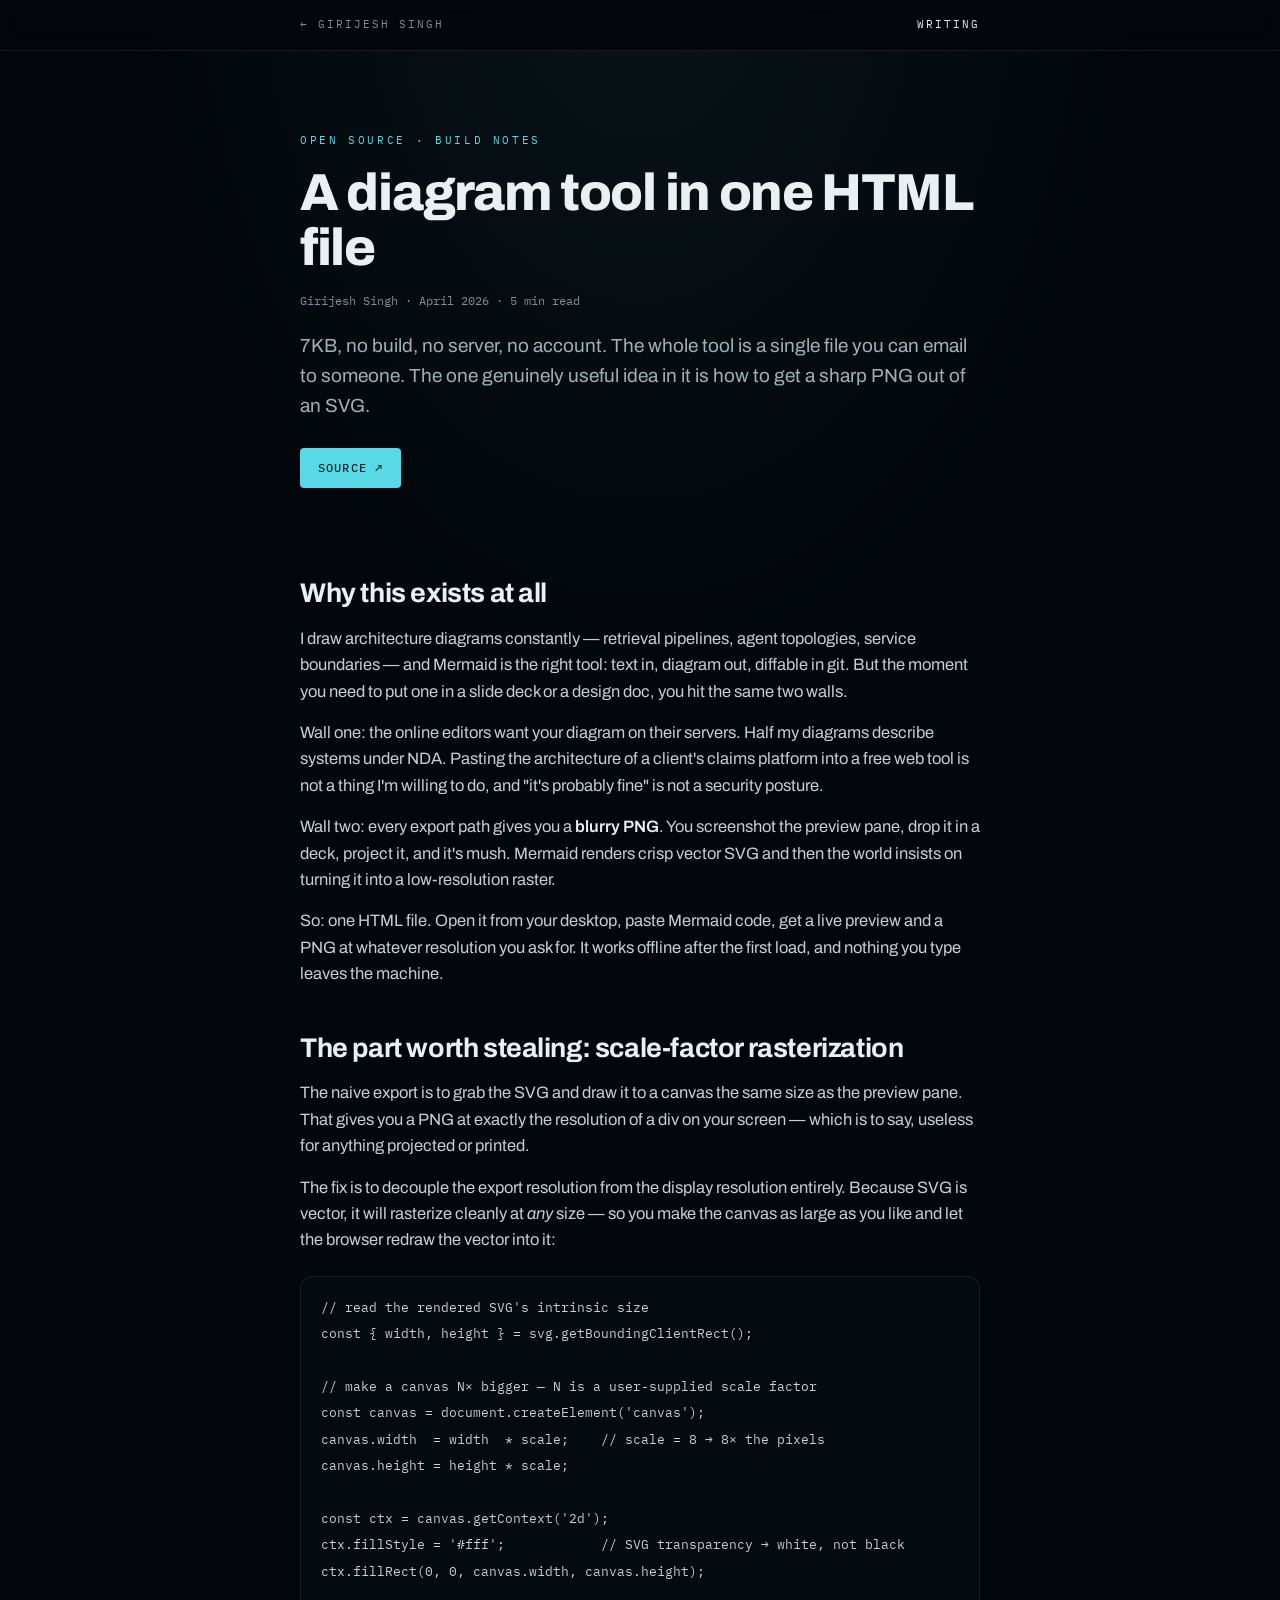
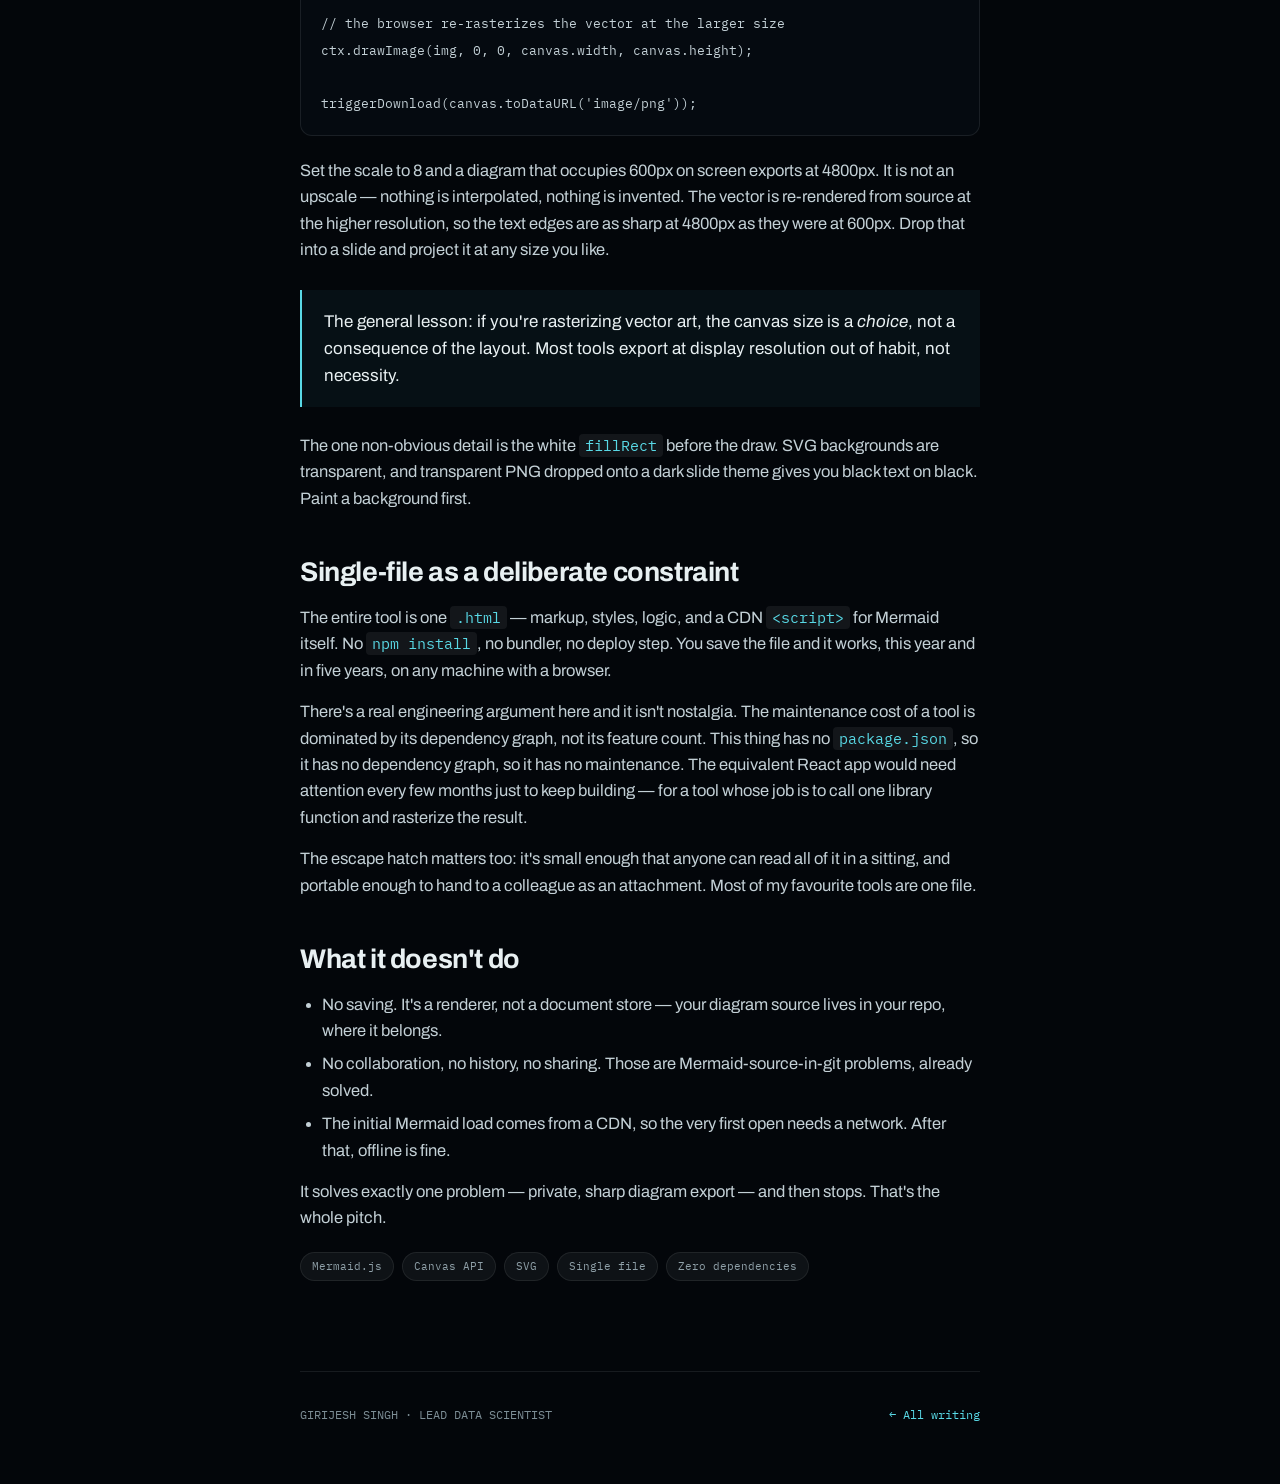
<file: blog/mermaid-flow-diagram.html>
<!DOCTYPE html>
<html lang="en">
<head>
<meta charset="utf-8">
<meta name="viewport" content="width=device-width, initial-scale=1">
<title>Mermaid Diagram Creator — one HTML file, non-blurry PNGs | Girijesh Singh</title>
<meta name="description" content="A 7KB single-file diagram tool. The interesting part: rasterizing SVG to a canvas at an arbitrary scale factor, so exported diagrams are sharp at any resolution.">
<link rel="stylesheet" href="blog.css">
</head>
<body>

<nav class="topbar">
  <div class="wrap">
    <a href="../index.html" class="home">← GIRIJESH SINGH</a>
    <a href="index.html">WRITING</a>
  </div>
</nav>

<div class="wrap">
  <header class="post">
    <p class="kicker">OPEN SOURCE · BUILD NOTES</p>
    <h1>A diagram tool in one HTML file</h1>
    <p class="meta">Girijesh Singh · April 2026 · 5 min read</p>
    <p class="dek">7KB, no build, no server, no account. The whole tool is a single file you can email to someone. The one genuinely useful idea in it is how to get a sharp PNG out of an SVG.</p>
    <div class="links">
      <a class="btn primary" href="https://github.com/girijesh18/Mermaid-Flow-Diagram" target="_blank" rel="noopener">SOURCE ↗</a>
    </div>
  </header>

  <article>
    <h2>Why this exists at all</h2>
    <p>I draw architecture diagrams constantly — retrieval pipelines, agent topologies, service boundaries — and Mermaid is the right tool: text in, diagram out, diffable in git. But the moment you need to put one in a slide deck or a design doc, you hit the same two walls.</p>
    <p>Wall one: the online editors want your diagram on their servers. Half my diagrams describe systems under NDA. Pasting the architecture of a client's claims platform into a free web tool is not a thing I'm willing to do, and "it's probably fine" is not a security posture.</p>
    <p>Wall two: every export path gives you a <strong>blurry PNG</strong>. You screenshot the preview pane, drop it in a deck, project it, and it's mush. Mermaid renders crisp vector SVG and then the world insists on turning it into a low-resolution raster.</p>
    <p>So: one HTML file. Open it from your desktop, paste Mermaid code, get a live preview and a PNG at whatever resolution you ask for. It works offline after the first load, and nothing you type leaves the machine.</p>

    <h2>The part worth stealing: scale-factor rasterization</h2>
    <p>The naive export is to grab the SVG and draw it to a canvas the same size as the preview pane. That gives you a PNG at exactly the resolution of a div on your screen — which is to say, useless for anything projected or printed.</p>
    <p>The fix is to decouple the export resolution from the display resolution entirely. Because SVG is vector, it will rasterize cleanly at <em>any</em> size — so you make the canvas as large as you like and let the browser redraw the vector into it:</p>
    <pre><code>// read the rendered SVG's intrinsic size
const { width, height } = svg.getBoundingClientRect();

// make a canvas N× bigger — N is a user-supplied scale factor
const canvas = document.createElement('canvas');
canvas.width  = width  * scale;    // scale = 8 → 8× the pixels
canvas.height = height * scale;

const ctx = canvas.getContext('2d');
ctx.fillStyle = '#fff';            // SVG transparency → white, not black
ctx.fillRect(0, 0, canvas.width, canvas.height);

// the browser re-rasterizes the vector at the larger size
ctx.drawImage(img, 0, 0, canvas.width, canvas.height);

triggerDownload(canvas.toDataURL('image/png'));</code></pre>
    <p>Set the scale to 8 and a diagram that occupies 600px on screen exports at 4800px. It is not an upscale — nothing is interpolated, nothing is invented. The vector is re-rendered from source at the higher resolution, so the text edges are as sharp at 4800px as they were at 600px. Drop that into a slide and project it at any size you like.</p>
    <blockquote>The general lesson: if you're rasterizing vector art, the canvas size is a <em>choice</em>, not a consequence of the layout. Most tools export at display resolution out of habit, not necessity.</blockquote>
    <p>The one non-obvious detail is the white <code>fillRect</code> before the draw. SVG backgrounds are transparent, and transparent PNG dropped onto a dark slide theme gives you black text on black. Paint a background first.</p>

    <h2>Single-file as a deliberate constraint</h2>
    <p>The entire tool is one <code>.html</code> — markup, styles, logic, and a CDN <code>&lt;script&gt;</code> for Mermaid itself. No <code>npm install</code>, no bundler, no deploy step. You save the file and it works, this year and in five years, on any machine with a browser.</p>
    <p>There's a real engineering argument here and it isn't nostalgia. The maintenance cost of a tool is dominated by its dependency graph, not its feature count. This thing has no <code>package.json</code>, so it has no dependency graph, so it has no maintenance. The equivalent React app would need attention every few months just to keep building — for a tool whose job is to call one library function and rasterize the result.</p>
    <p>The escape hatch matters too: it's small enough that anyone can read all of it in a sitting, and portable enough to hand to a colleague as an attachment. Most of my favourite tools are one file.</p>

    <h2>What it doesn't do</h2>
    <ul>
      <li>No saving. It's a renderer, not a document store — your diagram source lives in your repo, where it belongs.</li>
      <li>No collaboration, no history, no sharing. Those are Mermaid-source-in-git problems, already solved.</li>
      <li>The initial Mermaid load comes from a CDN, so the very first open needs a network. After that, offline is fine.</li>
    </ul>
    <p>It solves exactly one problem — private, sharp diagram export — and then stops. That's the whole pitch.</p>

    <div class="tags">
      <span>Mermaid.js</span><span>Canvas API</span><span>SVG</span><span>Single file</span><span>Zero dependencies</span>
    </div>
  </article>

  <footer class="post-footer">
    <span>GIRIJESH SINGH · LEAD DATA SCIENTIST</span>
    <span><a href="index.html">← All writing</a></span>
  </footer>
</div>

</body>
</html>
</file>
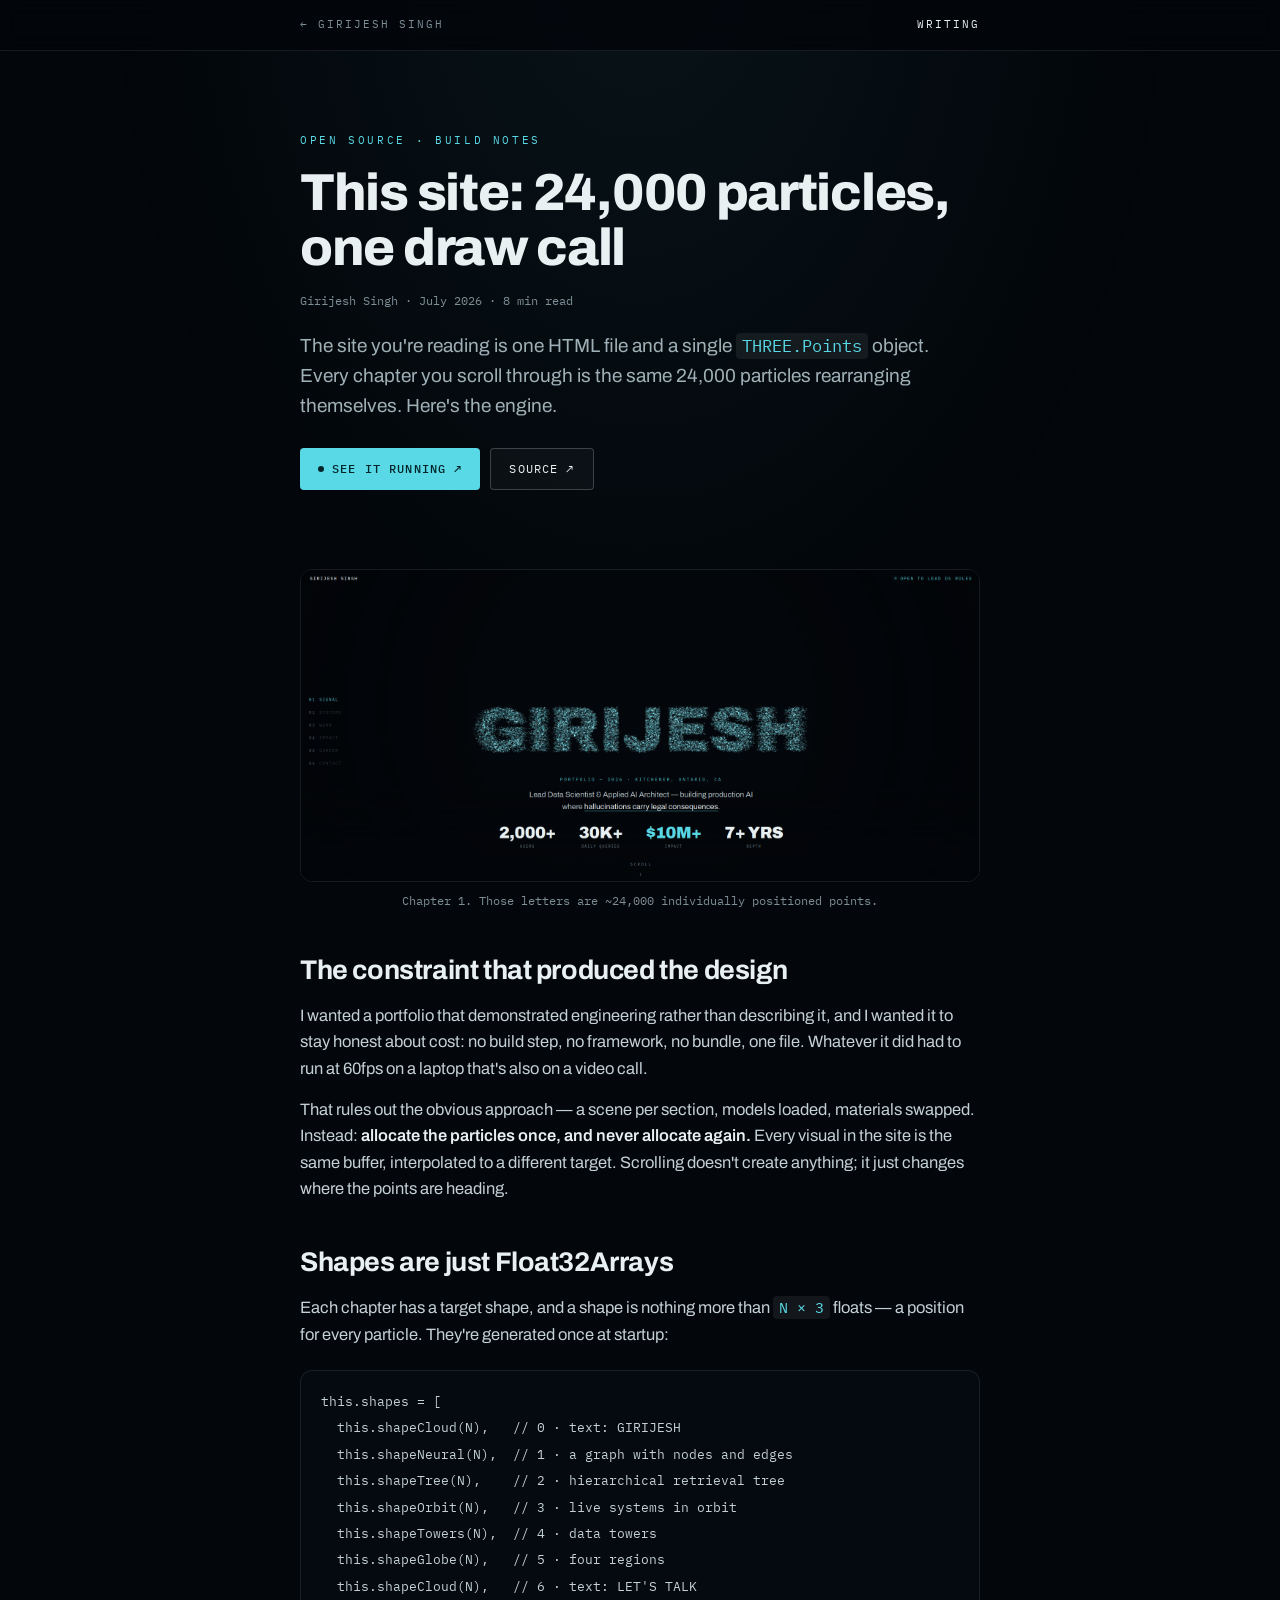
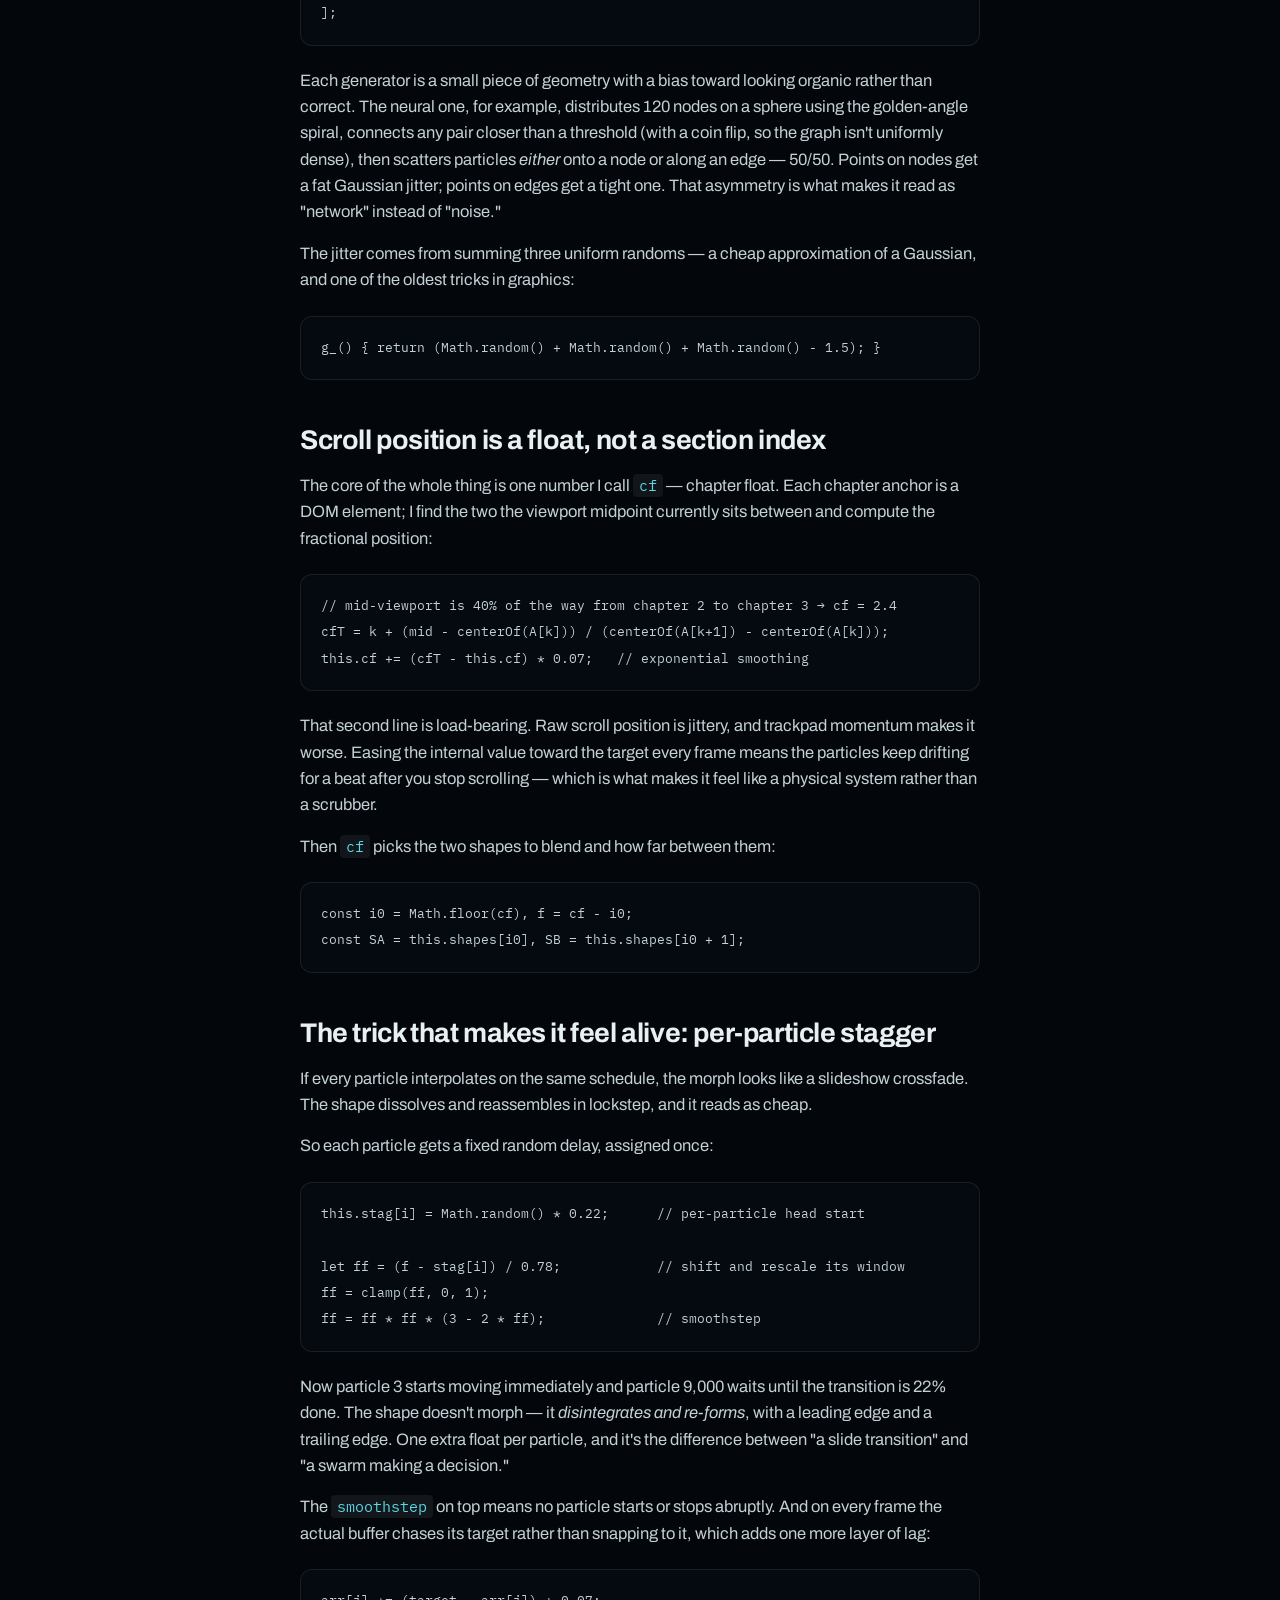
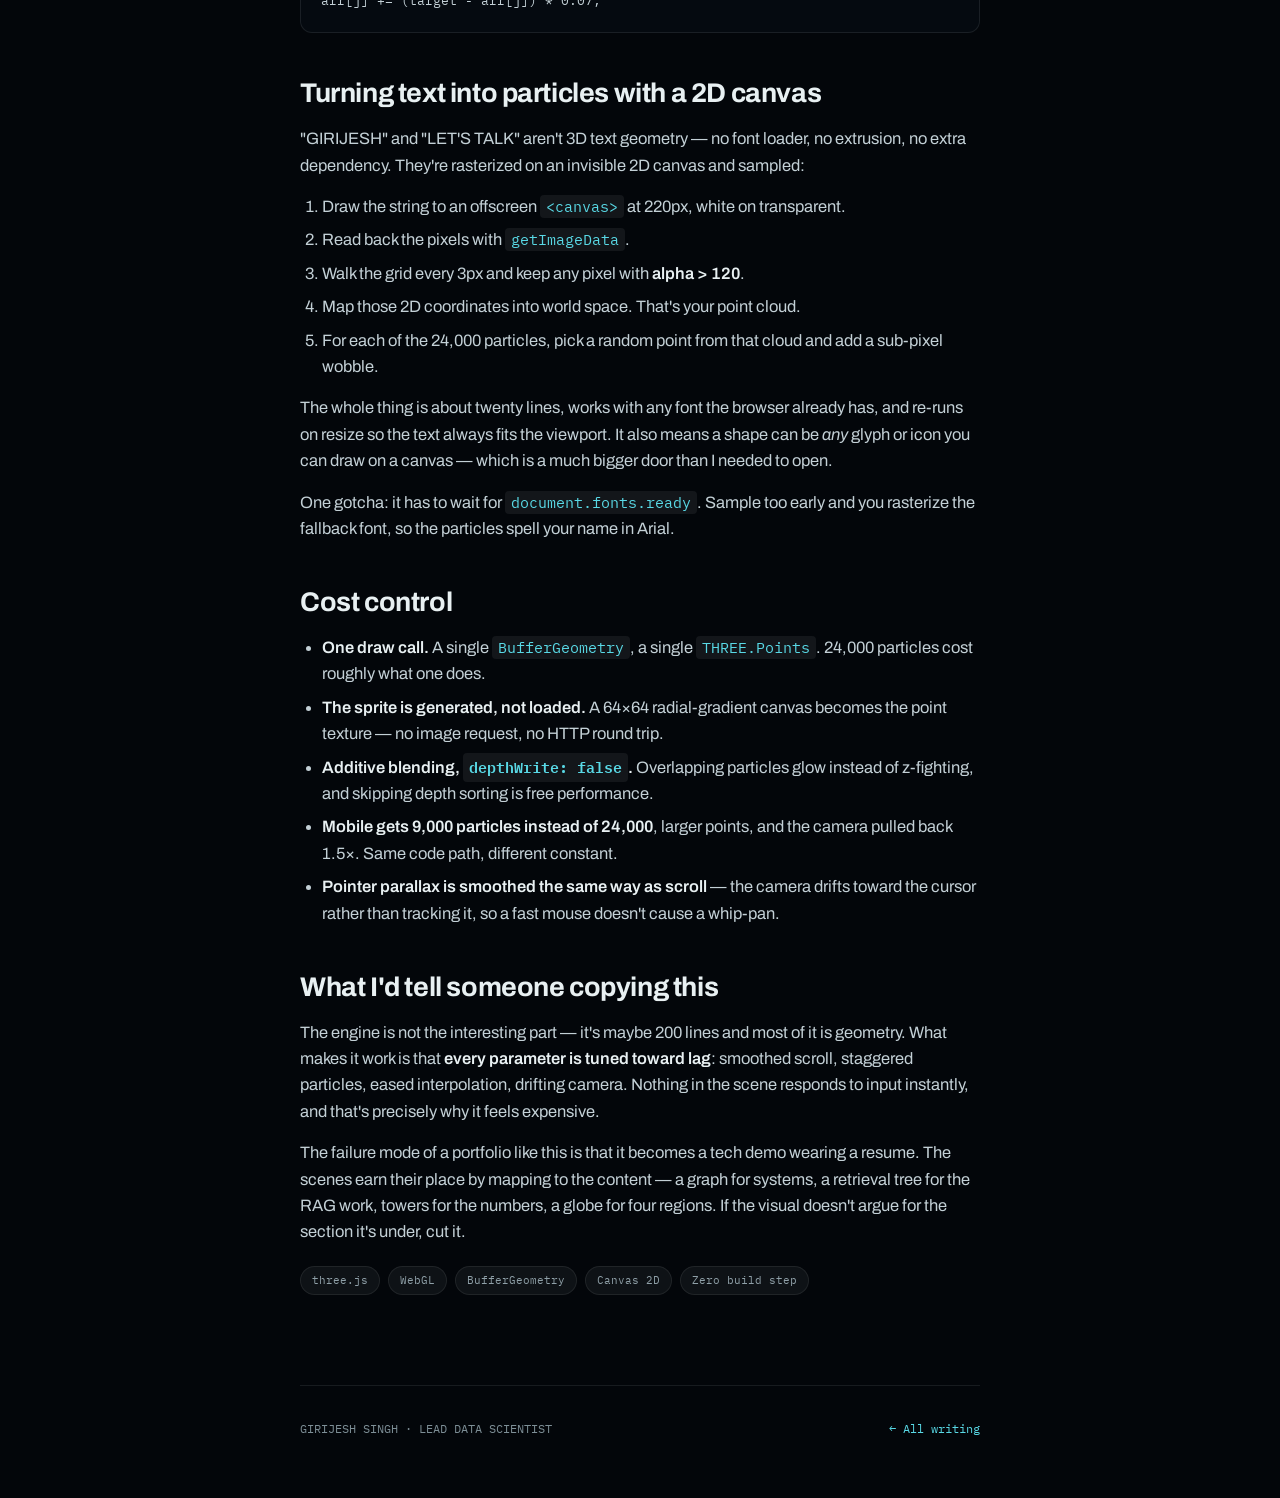
<file: blog/portfolio.html>
<!DOCTYPE html>
<html lang="en">
<head>
<meta charset="utf-8">
<meta name="viewport" content="width=device-width, initial-scale=1">
<title>Building this site — 24,000 particles, one draw call | Girijesh Singh</title>
<meta name="description" content="How the particle morph engine behind girijesh.ca works: scroll-driven shape interpolation, per-particle stagger, and turning text into a point cloud with a 2D canvas.">
<link rel="stylesheet" href="blog.css">
</head>
<body>

<nav class="topbar">
  <div class="wrap">
    <a href="../index.html" class="home">← GIRIJESH SINGH</a>
    <a href="index.html">WRITING</a>
  </div>
</nav>

<div class="wrap">
  <header class="post">
    <p class="kicker">OPEN SOURCE · BUILD NOTES</p>
    <h1>This site: 24,000 particles, one draw call</h1>
    <p class="meta">Girijesh Singh · July 2026 · 8 min read</p>
    <p class="dek">The site you're reading is one HTML file and a single <code>THREE.Points</code> object. Every chapter you scroll through is the same 24,000 particles rearranging themselves. Here's the engine.</p>
    <div class="links">
      <a class="btn primary" href="../index.html"><span class="live-dot"></span> SEE IT RUNNING ↗</a>
      <a class="btn ghost" href="https://github.com/girijesh18/portfolio" target="_blank" rel="noopener">SOURCE ↗</a>
    </div>
  </header>

  <article>
    <figure>
      <img class="shot" src="../uploads/portfolio.png" alt="The portfolio hero: particles forming the word GIRIJESH">
      <figcaption>Chapter 1. Those letters are ~24,000 individually positioned points.</figcaption>
    </figure>

    <h2>The constraint that produced the design</h2>
    <p>I wanted a portfolio that demonstrated engineering rather than describing it, and I wanted it to stay honest about cost: no build step, no framework, no bundle, one file. Whatever it did had to run at 60fps on a laptop that's also on a video call.</p>
    <p>That rules out the obvious approach — a scene per section, models loaded, materials swapped. Instead: <strong>allocate the particles once, and never allocate again.</strong> Every visual in the site is the same buffer, interpolated to a different target. Scrolling doesn't create anything; it just changes where the points are heading.</p>

    <h2>Shapes are just Float32Arrays</h2>
    <p>Each chapter has a target shape, and a shape is nothing more than <code>N × 3</code> floats — a position for every particle. They're generated once at startup:</p>
    <pre><code>this.shapes = [
  this.shapeCloud(N),   // 0 · text: GIRIJESH
  this.shapeNeural(N),  // 1 · a graph with nodes and edges
  this.shapeTree(N),    // 2 · hierarchical retrieval tree
  this.shapeOrbit(N),   // 3 · live systems in orbit
  this.shapeTowers(N),  // 4 · data towers
  this.shapeGlobe(N),   // 5 · four regions
  this.shapeCloud(N),   // 6 · text: LET'S TALK
];</code></pre>
    <p>Each generator is a small piece of geometry with a bias toward looking organic rather than correct. The neural one, for example, distributes 120 nodes on a sphere using the golden-angle spiral, connects any pair closer than a threshold (with a coin flip, so the graph isn't uniformly dense), then scatters particles <em>either</em> onto a node or along an edge — 50/50. Points on nodes get a fat Gaussian jitter; points on edges get a tight one. That asymmetry is what makes it read as "network" instead of "noise."</p>
    <p>The jitter comes from summing three uniform randoms — a cheap approximation of a Gaussian, and one of the oldest tricks in graphics:</p>
    <pre><code>g_() { return (Math.random() + Math.random() + Math.random() - 1.5); }</code></pre>

    <h2>Scroll position is a float, not a section index</h2>
    <p>The core of the whole thing is one number I call <code>cf</code> — chapter float. Each chapter anchor is a DOM element; I find the two the viewport midpoint currently sits between and compute the fractional position:</p>
    <pre><code>// mid-viewport is 40% of the way from chapter 2 to chapter 3 → cf = 2.4
cfT = k + (mid - centerOf(A[k])) / (centerOf(A[k+1]) - centerOf(A[k]));
this.cf += (cfT - this.cf) * 0.07;   // exponential smoothing</code></pre>
    <p>That second line is load-bearing. Raw scroll position is jittery, and trackpad momentum makes it worse. Easing the internal value toward the target every frame means the particles keep drifting for a beat after you stop scrolling — which is what makes it feel like a physical system rather than a scrubber.</p>
    <p>Then <code>cf</code> picks the two shapes to blend and how far between them:</p>
    <pre><code>const i0 = Math.floor(cf), f = cf - i0;
const SA = this.shapes[i0], SB = this.shapes[i0 + 1];</code></pre>

    <h2>The trick that makes it feel alive: per-particle stagger</h2>
    <p>If every particle interpolates on the same schedule, the morph looks like a slideshow crossfade. The shape dissolves and reassembles in lockstep, and it reads as cheap.</p>
    <p>So each particle gets a fixed random delay, assigned once:</p>
    <pre><code>this.stag[i] = Math.random() * 0.22;      // per-particle head start

let ff = (f - stag[i]) / 0.78;            // shift and rescale its window
ff = clamp(ff, 0, 1);
ff = ff * ff * (3 - 2 * ff);              // smoothstep</code></pre>
    <p>Now particle 3 starts moving immediately and particle 9,000 waits until the transition is 22% done. The shape doesn't morph — it <em>disintegrates and re-forms</em>, with a leading edge and a trailing edge. One extra float per particle, and it's the difference between "a slide transition" and "a swarm making a decision."</p>
    <p>The <code>smoothstep</code> on top means no particle starts or stops abruptly. And on every frame the actual buffer chases its target rather than snapping to it, which adds one more layer of lag:</p>
    <pre><code>arr[j] += (target - arr[j]) * 0.07;</code></pre>

    <h2>Turning text into particles with a 2D canvas</h2>
    <p>"GIRIJESH" and "LET'S TALK" aren't 3D text geometry — no font loader, no extrusion, no extra dependency. They're rasterized on an invisible 2D canvas and sampled:</p>
    <ol>
      <li>Draw the string to an offscreen <code>&lt;canvas&gt;</code> at 220px, white on transparent.</li>
      <li>Read back the pixels with <code>getImageData</code>.</li>
      <li>Walk the grid every 3px and keep any pixel with <strong>alpha &gt; 120</strong>.</li>
      <li>Map those 2D coordinates into world space. That's your point cloud.</li>
      <li>For each of the 24,000 particles, pick a random point from that cloud and add a sub-pixel wobble.</li>
    </ol>
    <p>The whole thing is about twenty lines, works with any font the browser already has, and re-runs on resize so the text always fits the viewport. It also means a shape can be <em>any</em> glyph or icon you can draw on a canvas — which is a much bigger door than I needed to open.</p>
    <p>One gotcha: it has to wait for <code>document.fonts.ready</code>. Sample too early and you rasterize the fallback font, so the particles spell your name in Arial.</p>

    <h2>Cost control</h2>
    <ul>
      <li><strong>One draw call.</strong> A single <code>BufferGeometry</code>, a single <code>THREE.Points</code>. 24,000 particles cost roughly what one does.</li>
      <li><strong>The sprite is generated, not loaded.</strong> A 64×64 radial-gradient canvas becomes the point texture — no image request, no HTTP round trip.</li>
      <li><strong>Additive blending, <code>depthWrite: false</code>.</strong> Overlapping particles glow instead of z-fighting, and skipping depth sorting is free performance.</li>
      <li><strong>Mobile gets 9,000 particles instead of 24,000</strong>, larger points, and the camera pulled back 1.5×. Same code path, different constant.</li>
      <li><strong>Pointer parallax is smoothed the same way as scroll</strong> — the camera drifts toward the cursor rather than tracking it, so a fast mouse doesn't cause a whip-pan.</li>
    </ul>

    <h2>What I'd tell someone copying this</h2>
    <p>The engine is not the interesting part — it's maybe 200 lines and most of it is geometry. What makes it work is that <strong>every parameter is tuned toward lag</strong>: smoothed scroll, staggered particles, eased interpolation, drifting camera. Nothing in the scene responds to input instantly, and that's precisely why it feels expensive.</p>
    <p>The failure mode of a portfolio like this is that it becomes a tech demo wearing a resume. The scenes earn their place by mapping to the content — a graph for systems, a retrieval tree for the RAG work, towers for the numbers, a globe for four regions. If the visual doesn't argue for the section it's under, cut it.</p>

    <div class="tags">
      <span>three.js</span><span>WebGL</span><span>BufferGeometry</span><span>Canvas 2D</span><span>Zero build step</span>
    </div>
  </article>

  <footer class="post-footer">
    <span>GIRIJESH SINGH · LEAD DATA SCIENTIST</span>
    <span><a href="index.html">← All writing</a></span>
  </footer>
</div>

</body>
</html>
</file>
<file: blog/blog.css>
@import url('https://fonts.googleapis.com/css2?family=Archivo:wght@400;500;700;800;900&family=IBM+Plex+Mono:wght@400;500&display=swap');

:root { --accent: #59d9e6; --bg: #03060a; --fg: #e8f0f2; --muted: #9fb0b7; --dim: #7d8e96; --line: rgba(232,240,242,0.09); --card: rgba(7,12,18,0.6); }
* { box-sizing: border-box; margin: 0; padding: 0; }
html { scroll-behavior: smooth; -webkit-text-size-adjust: 100%; }
body { background: var(--bg); color: var(--fg); font-family: 'Archivo', system-ui, sans-serif; -webkit-font-smoothing: antialiased; line-height: 1.6; }
::selection { background: rgba(89,217,230,0.28); color: #fff; }
a { color: var(--accent); text-decoration: none; }
a:hover { text-decoration: underline; }

/* subtle depth so the pages don't read as flat black next to the 3D home page */
body::before { content: ''; position: fixed; inset: 0; z-index: 0; pointer-events: none;
  background: radial-gradient(ellipse at 50% -10%, rgba(89,217,230,0.07), transparent 60%); }

.wrap { position: relative; z-index: 1; max-width: 760px; margin: 0 auto; padding: 0 clamp(22px,5vw,40px); }

.topbar { position: sticky; top: 0; z-index: 10; background: rgba(3,6,10,0.82); backdrop-filter: blur(10px); border-bottom: 1px solid var(--line); }
.topbar .wrap { display: flex; justify-content: space-between; align-items: center; gap: 16px; padding-top: 16px; padding-bottom: 16px;
  font-family: 'IBM Plex Mono', monospace; font-size: 11px; letter-spacing: 0.18em; }
.topbar a { color: var(--fg); }
.topbar .home { color: var(--dim); }

.mono { font-family: 'IBM Plex Mono', monospace; }
.kicker { font-family: 'IBM Plex Mono', monospace; font-size: 11px; letter-spacing: 0.24em; color: var(--accent); }

header.post { padding: clamp(48px,9vh,90px) 0 0; }
header.post h1 { font-weight: 800; font-size: clamp(30px,5.2vw,52px); line-height: 1.06; letter-spacing: -0.025em; margin-top: 16px; }
header.post .meta { margin-top: 16px; font-family: 'IBM Plex Mono', monospace; font-size: 12px; color: var(--dim); }
header.post .dek { margin-top: 20px; font-size: clamp(16px,2vw,19px); line-height: 1.6; color: var(--muted); }

.links { display: flex; flex-wrap: wrap; gap: 10px; margin-top: 26px; }
.btn { display: inline-flex; align-items: center; gap: 8px; padding: 11px 18px; border-radius: 4px;
  font-family: 'IBM Plex Mono', monospace; font-size: 11.5px; letter-spacing: 0.1em; }
.btn.primary { background: var(--accent); color: #04262a; font-weight: 500; }
.btn.primary:hover { text-decoration: none; filter: brightness(1.1); }
.btn.ghost { background: rgba(232,240,242,0.03); border: 1px solid rgba(232,240,242,0.22); color: var(--fg); }
.btn.ghost:hover { text-decoration: none; border-color: var(--accent); }

.live-dot { width: 6px; height: 6px; border-radius: 50%; background: #4ade80; box-shadow: 0 0 9px #4ade80; flex: none; animation: blink 2.4s ease-in-out infinite; }
/* green-on-cyan is invisible; go dark inside the accent button */
.btn.primary .live-dot { background: #04262a; box-shadow: none; }
@keyframes blink { 0%,100% { opacity: 1; } 50% { opacity: .25; } }

.shot { display: block; width: 100%; height: auto; margin: 34px 0 8px; border-radius: 12px; border: 1px solid var(--line); }
.shot.narrow { max-width: 340px; margin-left: auto; margin-right: auto; }
figure { margin: 34px 0; }
figure .shot { margin: 0; }
figcaption { margin-top: 10px; font-family: 'IBM Plex Mono', monospace; font-size: 11.5px; color: var(--dim); text-align: center; }

article { padding: clamp(30px,5vh,48px) 0 clamp(60px,10vh,110px); font-size: 16.5px; color: #c3d0d6; }
article h2 { font-size: clamp(21px,3vw,27px); font-weight: 700; letter-spacing: -0.015em; color: var(--fg); margin: 44px 0 14px; line-height: 1.25; }
article h3 { font-size: 18px; font-weight: 700; color: var(--fg); margin: 30px 0 10px; }
article p { margin: 15px 0; }
article ul, article ol { margin: 15px 0 15px 22px; }
article li { margin: 7px 0; }
article strong { color: var(--fg); font-weight: 600; }
article hr { border: none; border-top: 1px solid var(--line); margin: 48px 0; }
article blockquote { margin: 26px 0; padding: 18px 22px; border-left: 2px solid var(--accent);
  background: rgba(89,217,230,0.05); color: var(--fg); font-size: 17px; }

code { font-family: 'IBM Plex Mono', monospace; font-size: 0.88em; background: rgba(232,240,242,0.07);
  padding: 2px 6px; border-radius: 4px; color: var(--accent); }
pre { margin: 22px 0; padding: 18px 20px; border-radius: 12px; background: rgba(7,12,18,0.85);
  border: 1px solid var(--line); overflow-x: auto; }
pre code { background: none; padding: 0; color: #c3d0d6; font-size: 13px; line-height: 1.7; }

table { width: 100%; border-collapse: collapse; margin: 24px 0; font-size: 14.5px; display: block; overflow-x: auto; }
th, td { text-align: left; padding: 11px 14px; border-bottom: 1px solid var(--line); }
th { font-family: 'IBM Plex Mono', monospace; font-size: 11px; letter-spacing: 0.1em; color: var(--accent); text-transform: uppercase; font-weight: 500; }
td code { white-space: nowrap; }

.tags { display: flex; flex-wrap: wrap; gap: 8px; margin-top: 20px; font-family: 'IBM Plex Mono', monospace; font-size: 10.5px; color: #8fa0a8; }
.tags span { padding: 5px 11px; border-radius: 999px; background: rgba(232,240,242,0.05); border: 1px solid rgba(232,240,242,0.08); }

/* index list */
.posts { display: flex; flex-direction: column; gap: 14px; margin-top: 26px; }
.posts a.card { display: block; padding: 26px; border-radius: 18px; background: var(--card);
  border: 1px solid var(--line); transition: border-color .3s, transform .3s; }
.posts a.card:hover { text-decoration: none; border-color: rgba(89,217,230,0.4); transform: translateY(-2px); }
.posts .card h2 { font-size: 20px; font-weight: 700; color: var(--fg); margin-top: 10px; }
.posts .card p { margin-top: 10px; color: var(--muted); font-size: 14.5px; }
.posts .card .row { display: flex; flex-wrap: wrap; align-items: center; gap: 10px;
  font-family: 'IBM Plex Mono', monospace; font-size: 10.5px; letter-spacing: 0.08em; color: var(--accent); }
.posts .card .date { color: var(--dim); letter-spacing: 0.06em; }

footer.post-footer { border-top: 1px solid var(--line); padding: 34px 0 60px; color: var(--dim);
  font-family: 'IBM Plex Mono', monospace; font-size: 11.5px; display: flex; flex-wrap: wrap; gap: 14px; justify-content: space-between; }
</file>
